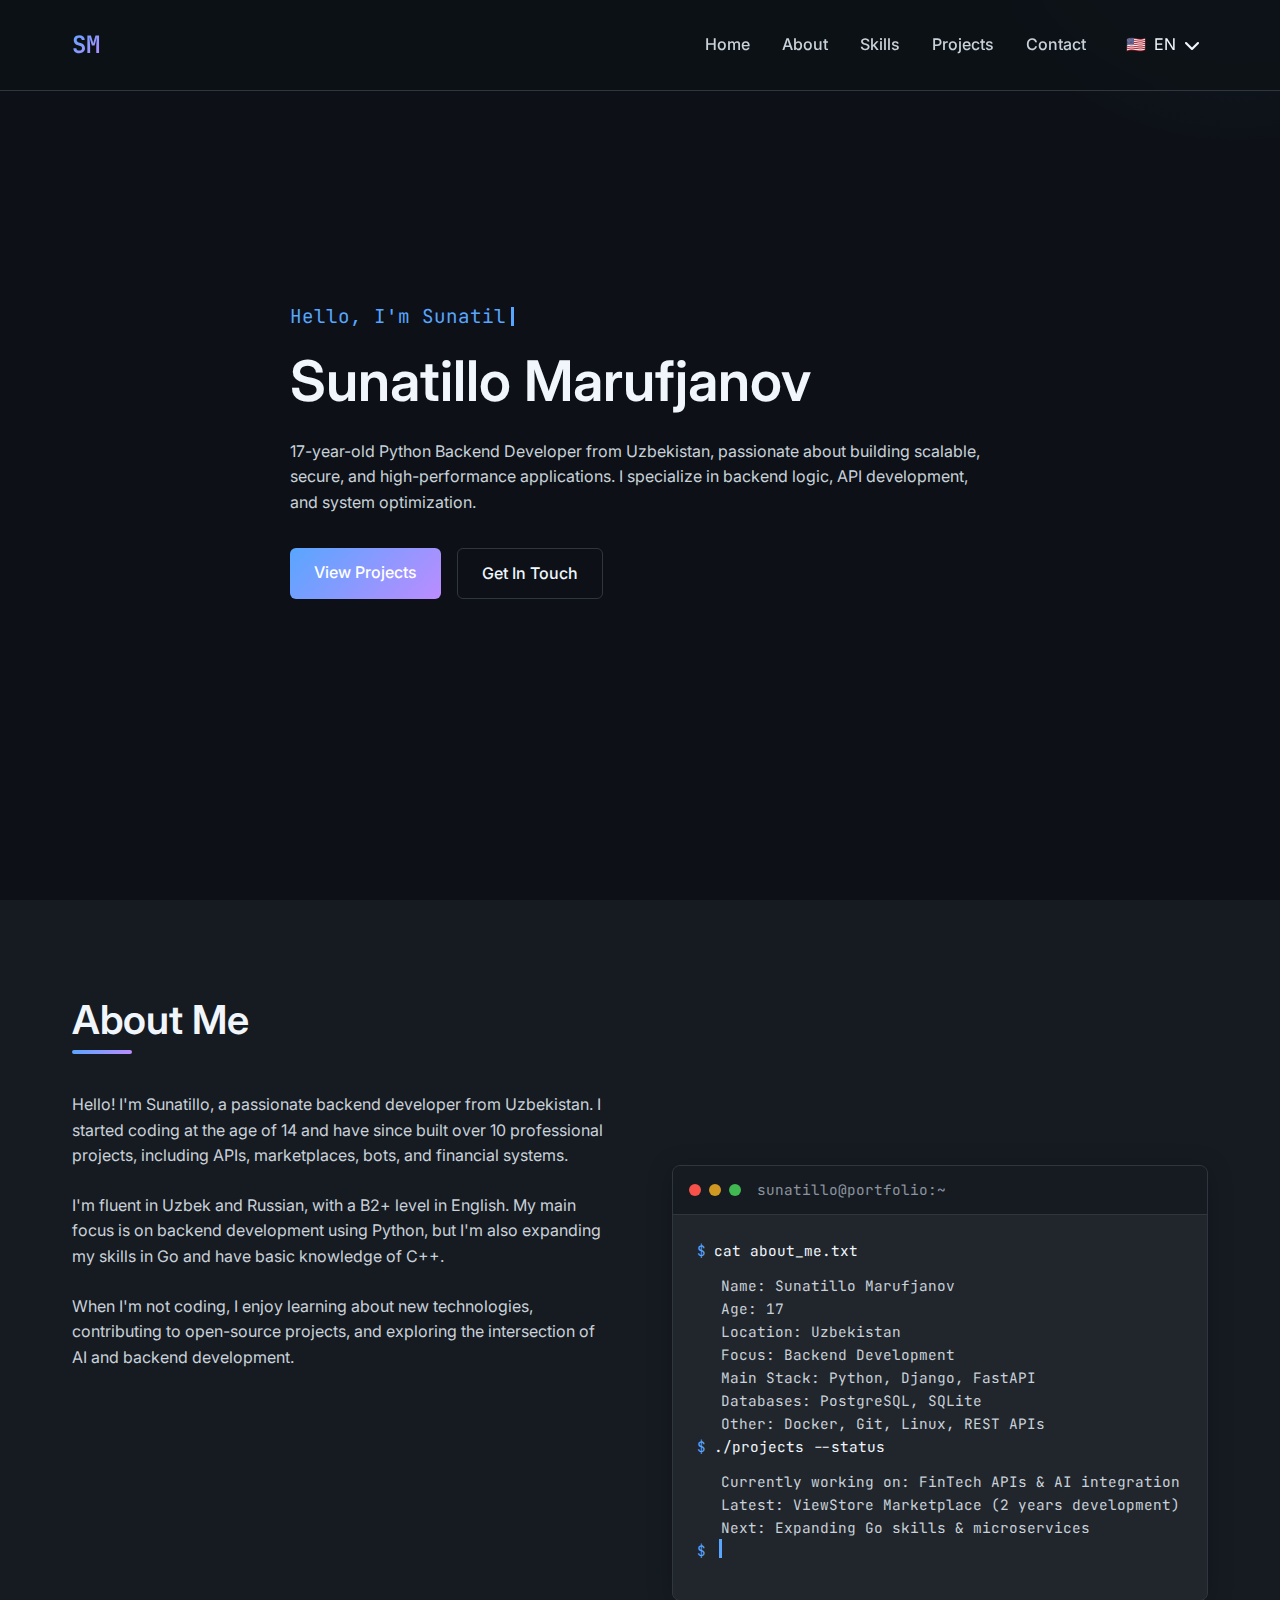
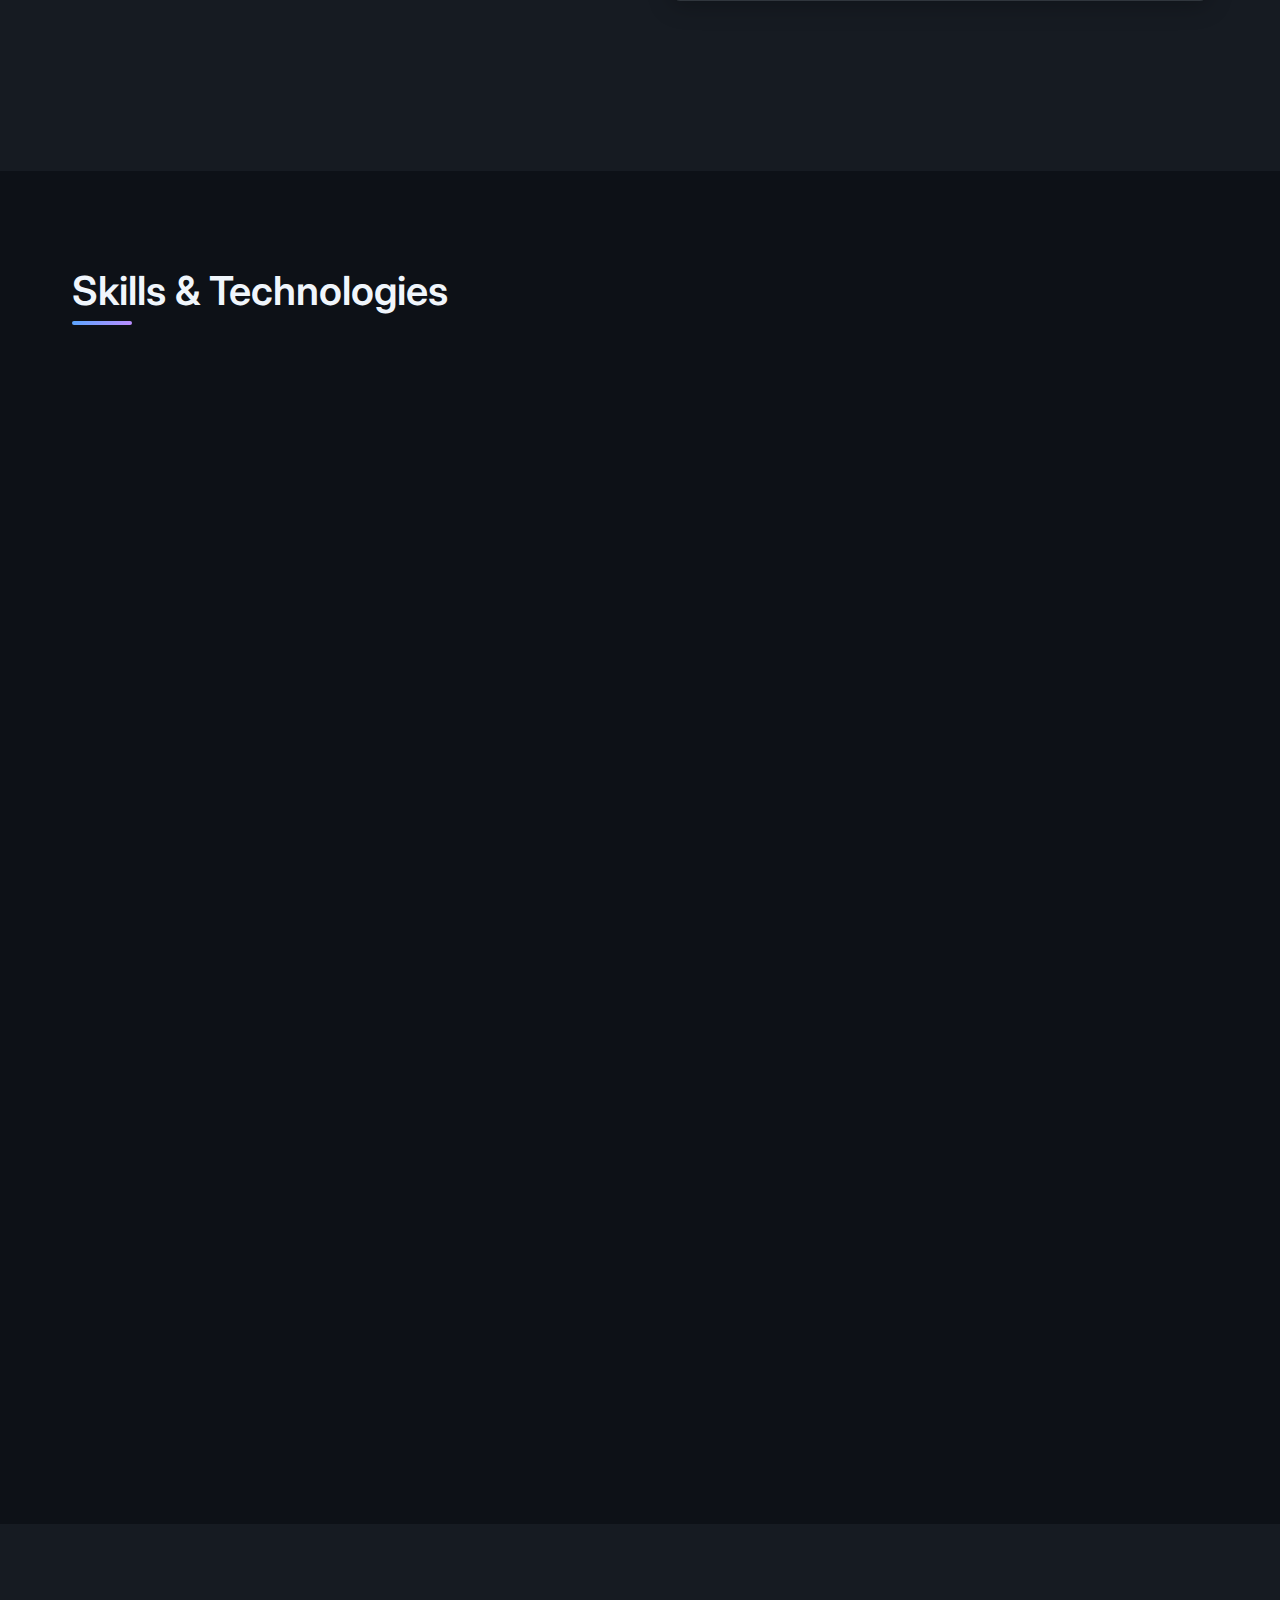
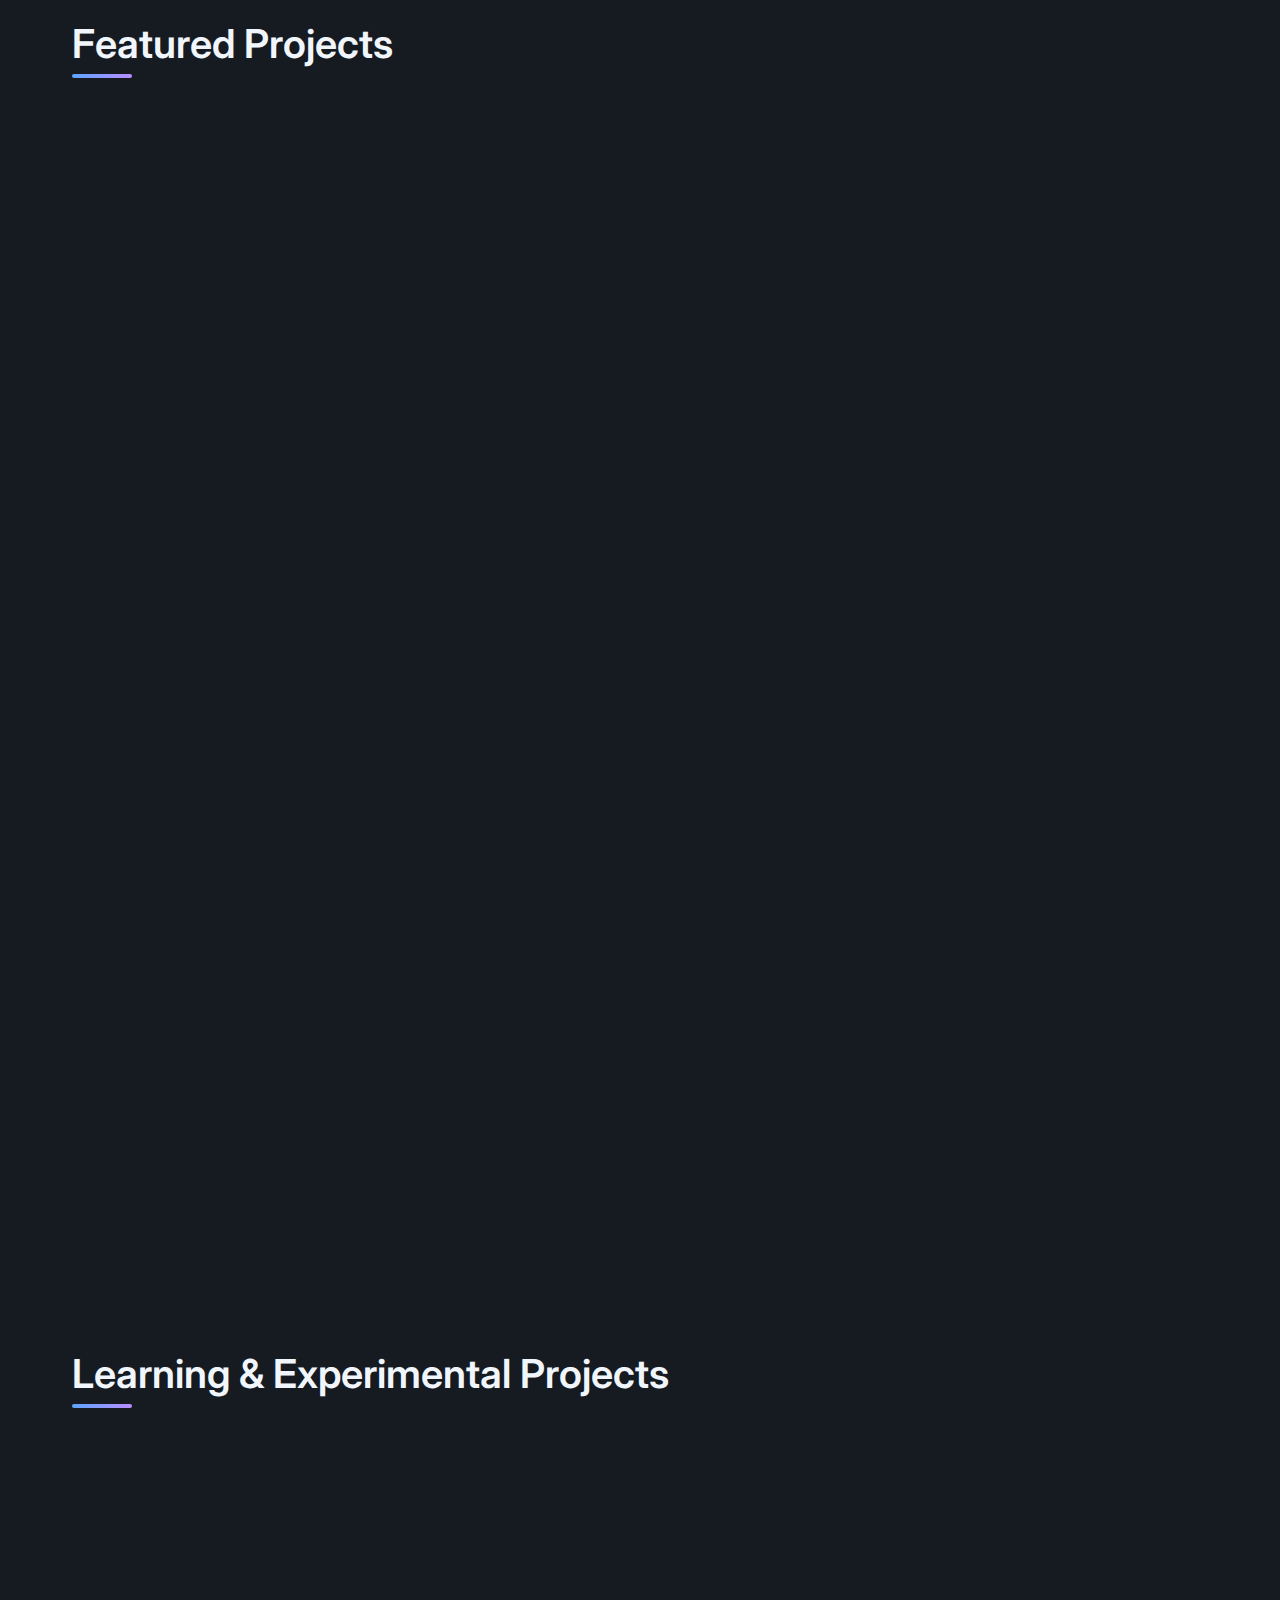
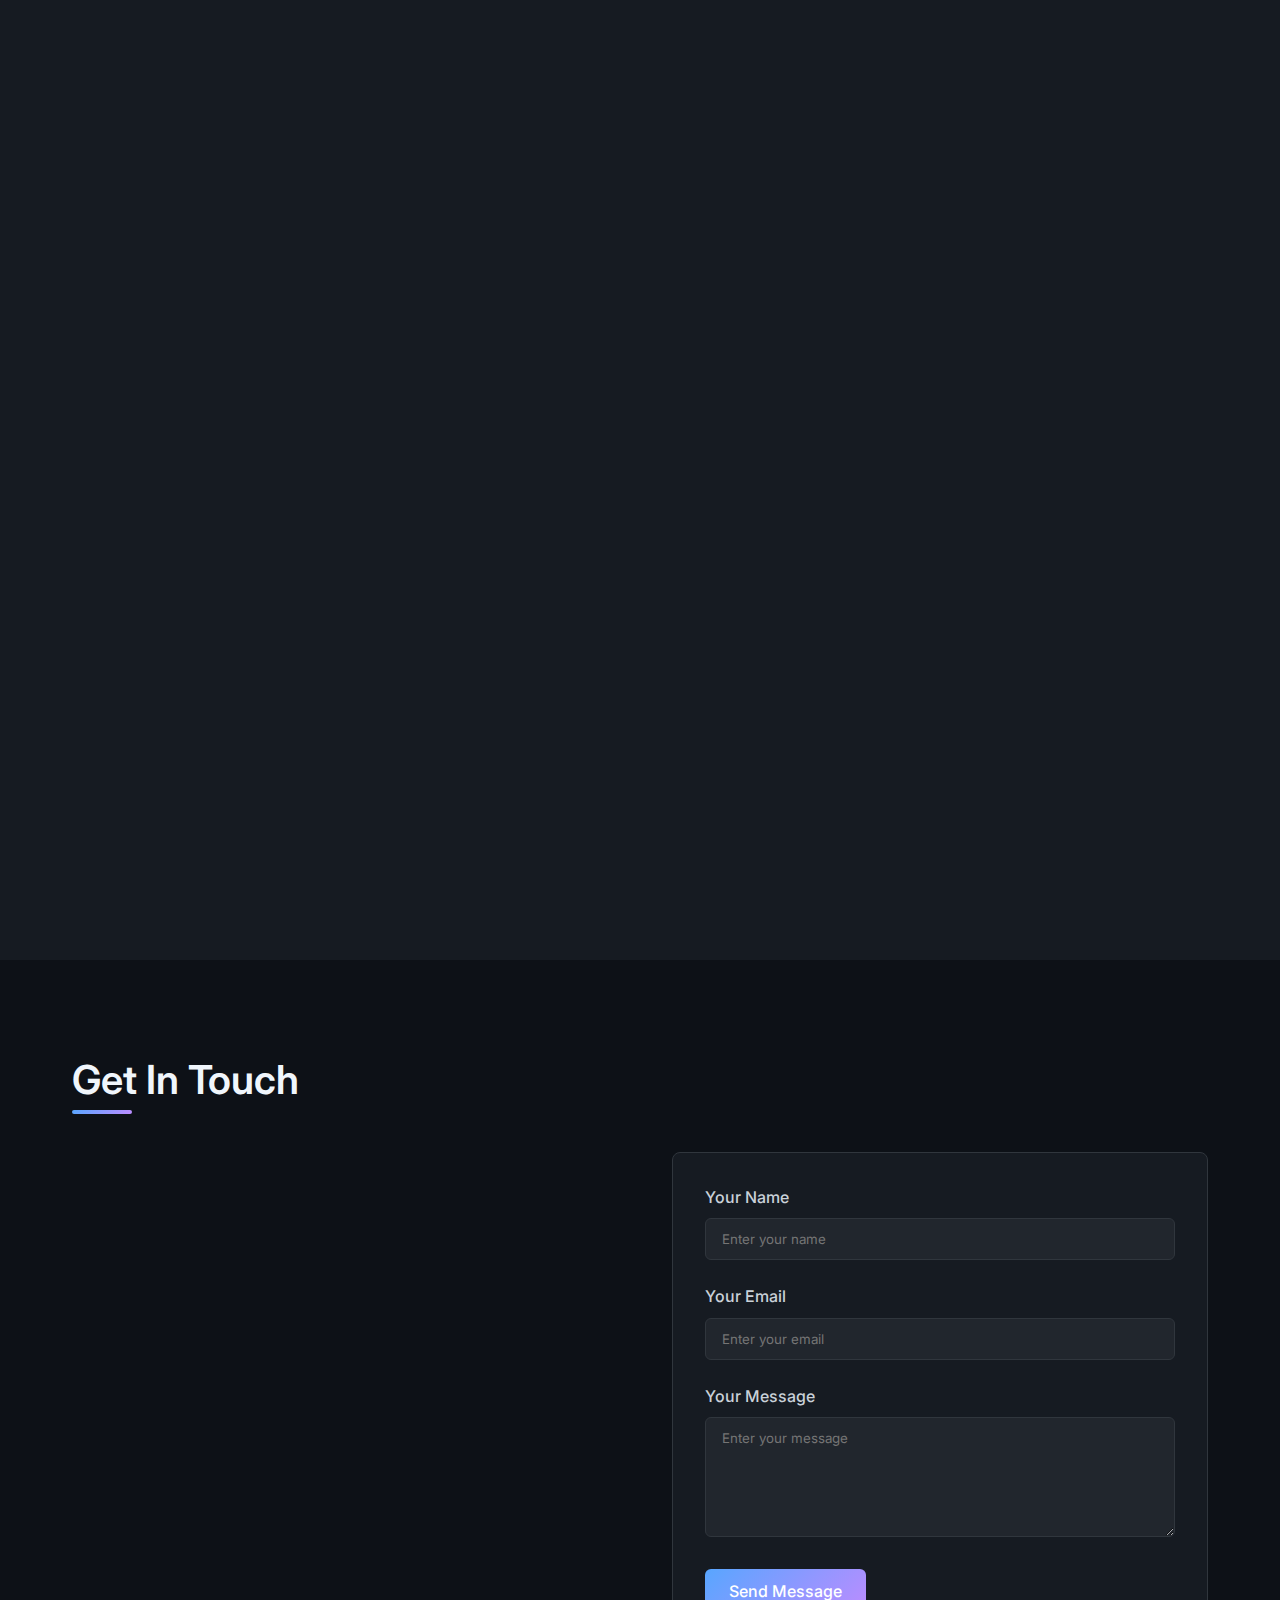
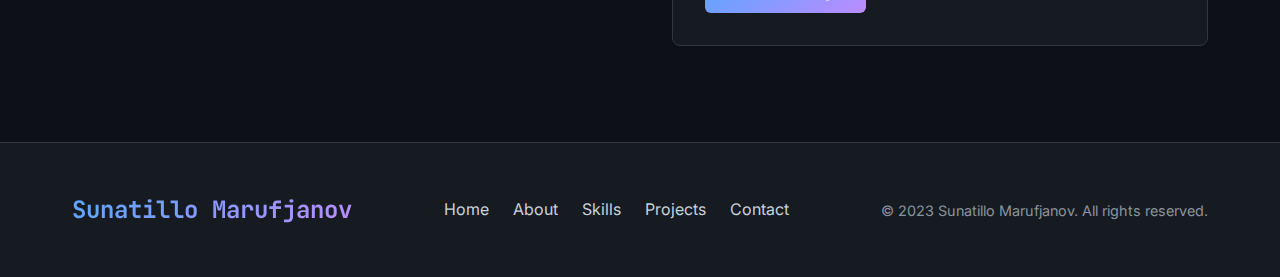
<file: index.html>
<!DOCTYPE html>
<html lang="en">
<head>
    <meta charset="UTF-8">
    <meta name="viewport" content="width=device-width, initial-scale=1.0">
    <title>Sunatillo Marufjanov | Backend Developer</title>
    <link rel="stylesheet" href="https://cdnjs.cloudflare.com/ajax/libs/font-awesome/6.4.0/css/all.min.css">
    <link href="https://fonts.googleapis.com/css2?family=Inter:wght@300;400;500;600;700&family=JetBrains+Mono:wght@300;400;500&display=swap" rel="stylesheet">
    <link rel="stylesheet" href="style.css">
</head>
<body>
<!-- Header & Navigation -->
<header>
    <div class="container">
        <nav>
            <div class="logo">SM</div>
            <ul class="nav-links">
                <li><a href="#home" data-translate="nav.home">Home</a></li>
                <li><a href="#about" data-translate="nav.about">About</a></li>
                <li><a href="#skills" data-translate="nav.skills">Skills</a></li>
                <li><a href="#projects" data-translate="nav.projects">Projects</a></li>
                <li><a href="#contact" data-translate="nav.contact">Contact</a></li>
                <li class="language-switcher">
                    <div class="language-current">
                        <span class="language-flag">🇺🇸</span>
                        <span class="language-code">EN</span>
                        <i class="fas fa-chevron-down"></i>
                    </div>
                    <div class="language-options">
                        <div class="language-option" data-lang="en">
                            <span class="language-flag">🇺🇸</span>
                            <span class="language-name">English</span>
                        </div>
                        <div class="language-option" data-lang="uz">
                            <span class="language-flag">🇺🇿</span>
                            <span class="language-name">O'zbek</span>
                        </div>
                        <div class="language-option" data-lang="ru">
                            <span class="language-flag">🇷🇺</span>
                            <span class="language-name">Русский</span>
                        </div>
                    </div>
                </li>
            </ul>
            <button class="mobile-menu-btn">
                <i class="fas fa-bars"></i>
            </button>
        </nav>
    </div>
</header>

<!-- Hero Section -->
<section id="home" class="hero">
    <div class="container">
        <div class="hero-content">
            <div class="typing-text">
                <span id="typing"></span><span class="cursor"></span>
            </div>
            <h1 data-translate="hero.name">Sunatillo Marufjanov</h1>
            <p data-translate="hero.description">17-year-old Python Backend Developer from Uzbekistan, passionate about
                building scalable, secure, and high-performance applications. I specialize in backend logic, API
                development, and system optimization.</p>
            <div class="hero-btns">
                <a href="#projects" class="btn" data-translate="hero.viewProjects">View Projects</a>
                <a href="#contact" class="btn btn-outline" data-translate="hero.getInTouch">Get In Touch</a>
            </div>
        </div>
    </div>
</section>

<!-- About Section -->
<section id="about" class="about">
    <div class="container">
        <h2 data-translate="about.title">About Me</h2>
        <div class="about-content">
            <div class="about-text">
                <p data-translate="about.text1">Hello! I'm Sunatillo, a passionate backend developer from Uzbekistan. I
                    started coding at the age of 14 and have since built over 10 professional projects, including APIs,
                    marketplaces, bots, and financial systems.</p>
                <p data-translate="about.text2">I'm fluent in Uzbek and Russian, with a B2+ level in English. My main
                    focus is on backend development using Python, but I'm also expanding my skills in Go and have basic
                    knowledge of C++.</p>
                <p data-translate="about.text3">When I'm not coding, I enjoy learning about new technologies,
                    contributing to open-source projects, and exploring the intersection of AI and backend
                    development.</p>
                <div class="about-stats">
                    <div class="stat-item">
                        <div class="stat-number">3+</div>
                        <div class="stat-text" data-translate="about.stats.experience">Years of Experience</div>
                    </div>
                    <div class="stat-item">
                        <div class="stat-number">10+</div>
                        <div class="stat-text" data-translate="about.stats.projects">Projects Completed</div>
                    </div>
                    <div class="stat-item">
                        <div class="stat-number">3</div>
                        <div class="stat-text" data-translate="about.stats.languages">Languages</div>
                    </div>
                    <div class="stat-item">
                        <div class="stat-number">5+</div>
                        <div class="stat-text" data-translate="about.stats.technologies">Technologies</div>
                    </div>
                </div>
            </div>
            <div class="terminal">
                <div class="terminal-header">
                    <div class="terminal-buttons">
                        <div class="terminal-button close"></div>
                        <div class="terminal-button minimize"></div>
                        <div class="terminal-button maximize"></div>
                    </div>
                    <div class="terminal-title">sunatillo@portfolio:~</div>
                </div>
                <div class="terminal-body">
                    <div class="terminal-line">
                        <span class="terminal-prompt">$</span>
                        <span class="terminal-command" data-translate="terminal.command1">cat about_me.txt</span>
                    </div>
                    <div class="terminal-output" data-translate="terminal.output1">
                        Name: Sunatillo Marufjanov<br>
                        Age: 17<br>
                        Location: Uzbekistan<br>
                        Focus: Backend Development<br>
                        Main Stack: Python, Django, FastAPI<br>
                        Databases: PostgreSQL, SQLite<br>
                        Other: Docker, Git, Linux, REST APIs
                    </div>
                    <div class="terminal-line">
                        <span class="terminal-prompt">$</span>
                        <span class="terminal-command" data-translate="terminal.command2">./projects --status</span>
                    </div>
                    <div class="terminal-output" data-translate="terminal.output2">
                        Currently working on: FinTech APIs & AI integration<br>
                        Latest: ViewStore Marketplace (2 years development)<br>
                        Next: Expanding Go skills & microservices
                    </div>
                    <div class="terminal-line">
                        <span class="terminal-prompt">$</span>
                        <span class="terminal-command"><span class="cursor"></span></span>
                    </div>
                </div>
            </div>
        </div>
    </div>
</section>

<!-- Skills Section -->
<section id="skills">
  <div class="container">
    <h2 data-translate="skills.title">Skills & Technologies</h2>
    <div class="skills-grid">

      <!-- Programming Languages -->
      <div class="skill-category">
        <h3><i class="fas fa-code"></i>
          <span data-translate="skills.categories.languages">Programming Languages</span>
        </h3>
        <div class="skill-list">
          <div class="skill-tag">Python (Advanced)</div>
          <div class="skill-tag">Go (Pre-Intermediate)</div>
          <div class="skill-tag">C++ (Basic)</div>
          <div class="skill-tag">JavaScript (Basic)</div>
          <div class="skill-tag">TypeScript (Learning)</div>
          <div class="skill-tag">Shell Scripting (Basic)</div>
        </div>
      </div>

      <!-- Frameworks & Libraries -->
      <div class="skill-category">
        <h3><i class="fas fa-layer-group"></i>
          <span data-translate="skills.categories.frameworks">Frameworks & Libraries</span>
        </h3>
        <div class="skill-list">
          <div class="skill-tag">Django</div>
          <div class="skill-tag">Django REST Framework</div>
          <div class="skill-tag">FastAPI</div>
          <div class="skill-tag">Flask (Basic)</div>
          <div class="skill-tag">Vue.js (Basics)</div>
          <div class="skill-tag">Jinja2</div>
          <div class="skill-tag">Celery</div>
          <div class="skill-tag">Channels (WebSockets)</div>
        </div>
      </div>

      <!-- Databases & Tools -->
      <div class="skill-category">
        <h3><i class="fas fa-database"></i>
          <span data-translate="skills.categories.databases">Databases & Tools</span>
        </h3>
        <div class="skill-list">
          <div class="skill-tag">PostgreSQL</div>
          <div class="skill-tag">SQLite</div>
          <div class="skill-tag">MySQL (Basic)</div>
          <div class="skill-tag">Redis (Caching & Queues)</div>
          <div class="skill-tag">Docker</div>
          <div class="skill-tag">Git & GitHub</div>
          <div class="skill-tag">Linux (Ubuntu, Debian)</div>
          <div class="skill-tag">Nginx</div>
          <div class="skill-tag">Gunicorn</div>
          <div class="skill-tag">CI/CD (GitHub Actions)</div>
          <div class="skill-tag">REST API</div>
          <div class="skill-tag">OpenAPI / Swagger</div>
          <div class="skill-tag">JWT Auth</div>
        </div>
      </div>

      <!-- Backend Concepts -->
      <div class="skill-category">
        <h3><i class="fas fa-cogs"></i> Backend Concepts</h3>
        <div class="skill-list">
          <div class="skill-tag">OOP (Object-Oriented Programming)</div>
          <div class="skill-tag">Data Structures & Algorithms</div>
          <div class="skill-tag">Async Programming (asyncio, aiohttp)</div>
          <div class="skill-tag">Error Handling & Logging</div>
          <div class="skill-tag">Unit Testing (pytest)</div>
          <div class="skill-tag">Caching & Optimization</div>
          <div class="skill-tag">Background Tasks (Celery, Threads)</div>
          <div class="skill-tag">File Handling (images, subtitles, text)</div>
        </div>
      </div>

      <!-- Specializations -->
      <div class="skill-category">
        <h3><i class="fas fa-robot"></i>
          <span data-translate="skills.categories.specializations">Specializations</span>
        </h3>
        <div class="skill-list">
          <div class="skill-tag" data-translate="skills.specializations.backend">Backend Development</div>
          <div class="skill-tag" data-translate="skills.specializations.api">API Design & Architecture</div>
          <div class="skill-tag" data-translate="skills.specializations.telegram">Telegram Bot Development</div>
          <div class="skill-tag" data-translate="skills.specializations.ai">AI Integration</div>
          <div class="skill-tag" data-translate="skills.specializations.payments">Payment Systems Integration</div>
          <div class="skill-tag" data-translate="skills.specializations.security">Security & Authentication</div>
          <div class="skill-tag">Microservices (Basic)</div>
          <div class="skill-tag">Web Automation & Parsing</div>
          <div class="skill-tag">System Deployment & Maintenance</div>
        </div>
      </div>

      <!-- Currently Exploring -->
      <div class="skill-category">
        <h3><i class="fas fa-flask"></i> Currently Exploring</h3>
        <div class="skill-list">
          <div class="skill-tag">Machine Learning (scikit-learn Basics)</div>
          <div class="skill-tag">Cloud Deployment (AWS, Render, DigitalOcean)</div>
          <div class="skill-tag">GraphQL (Basics)</div>
        </div>
      </div>

    </div>
  </div>
</section>


<!-- Projects Section -->
<section id="projects" class="projects">
    <div class="container">
        <h2 data-translate="projects.title">Featured Projects</h2>
        <div class="projects-grid">
            <!-- Project 1 -->
            <div class="project-card">
                <div class="project-image">
                    <i class="fas fa-wallet"></i>
                </div>
                <div class="project-content">
                    <h3 class="project-title">FinTech DRF API M-BANK</h3>
                    <p class="project-description" data-translate="projects.project1.description">A comprehensive
                        banking/wallet system API built with Django REST Framework, featuring JWT authentication,
                        transaction processing, and user account management.</p>
                    <div class="project-tech">
                        <span class="tech-tag">Python</span>
                        <span class="tech-tag">Django</span>
                        <span class="tech-tag">DRF</span>
                        <span class="tech-tag">PostgreSQL</span>
                        <span class="tech-tag">JWT</span>
                    </div>
                    <div class="project-links">
                        <a href="https://github.com/Sunatillo2024/FinTech_DRF_API_M_BANK" class="btn btn-outline"
                           data-translate="projects.viewCode">View Code</a>
                    </div>
                </div>
            </div>

            <!-- Project 2 -->
            <div class="project-card">
                <div class="project-image">
                    <i class="fas fa-robot"></i>
                </div>
                <div class="project-content">
                    <h3 class="project-title">Mobile Shop Telegram Bot</h3>
                    <p class="project-description" data-translate="projects.project2.description">A feature-rich
                        Telegram bot for an online mobile shop with cart functionality, payment integration, and admin
                        panel for inventory management.</p>
                    <div class="project-tech">
                        <span class="tech-tag">Python</span>
                        <span class="tech-tag">Telegram API</span>
                        <span class="tech-tag">Payment Gateway</span>
                    </div>
                    <div class="project-links">
                        <a href="https://github.com/Sunatillo2024/mobile_shop_tg_bot" class="btn btn-outline"
                           data-translate="projects.viewCode">View Code</a>
                    </div>
                </div>
            </div>

            <!-- Project 3 -->
            <div class="project-card">
                <div class="project-image">
                    <i class="fas fa-store"></i>
                </div>
                <div class="project-content">
                    <h3 class="project-title">ViewStore Marketplace</h3>
                    <p class="project-description" data-translate="projects.project3.description">A full-scale online
                        marketplace with product listings, order management, user authentication, and admin panel.
                        Developed over 2 years.</p>
                    <div class="project-tech">
                        <span class="tech-tag">Python</span>
                        <span class="tech-tag">Django</span>
                        <span class="tech-tag">PostgreSQL</span>
                        <span class="tech-tag">Vue.js</span>
                    </div>
                    <div class="project-links">
                        <a href="#" class="btn btn-outline" data-translate="projects.private">Private</a>
                    </div>
                </div>
            </div>

            <!-- Project 4 -->
            <div class="project-card">
                <div class="project-image">
                    <i class="fas fa-sticky-note"></i>
                </div>
                <div class="project-content">
                    <h3 class="project-title">Django DRF API Notes</h3>
                    <p class="project-description" data-translate="projects.project4.description">A notes API with full
                        CRUD operations, user authentication, and permission system built with Django REST
                        Framework.</p>
                    <div class="project-tech">
                        <span class="tech-tag">Python</span>
                        <span class="tech-tag">Django</span>
                        <span class="tech-tag">DRF</span>
                        <span class="tech-tag">SQLite</span>
                    </div>
                    <div class="project-links">
                        <a href="https://github.com/Sunatillo2024/django_drf_api_note" class="btn btn-outline"
                           data-translate="projects.viewCode">View Code</a>
                    </div>
                </div>
            </div>

            <!-- Project 5 -->
            <div class="project-card">
                <div class="project-image">
                    <i class="fas fa-newspaper"></i>
                </div>
                <div class="project-content">
                    <h3 class="project-title">App News DRF API</h3>
                    <p class="project-description" data-translate="projects.project5.description">A fullstack API
                        project for a news application with user authentication, article management, and commenting
                        system.</p>
                    <div class="project-tech">
                        <span class="tech-tag">Python</span>
                        <span class="tech-tag">Django</span>
                        <span class="tech-tag">DRF</span>
                        <span class="tech-tag">PostgreSQL</span>
                    </div>
                    <div class="project-links">
                        <a href="https://github.com/Sunatillo2024/app-news_drf_api" class="btn btn-outline"
                           data-translate="projects.viewCode">View Code</a>
                    </div>
                </div>
            </div>

            <!-- Project 6 -->
            <div class="project-card">
                <div class="project-image">
                    <i class="fas fa-bolt"></i>
                </div>
                <div class="project-content">
                    <h3 class="project-title">FastAPI CRUD App</h3>
                    <p class="project-description" data-translate="projects.project6.description">A high-performance
                        CRUD application built with FastAPI, showcasing modern Python async capabilities and API
                        documentation.</p>
                    <div class="project-tech">
                        <span class="tech-tag">Python</span>
                        <span class="tech-tag">FastAPI</span>
                        <span class="tech-tag">SQLite</span>
                        <span class="tech-tag">Pydantic</span>
                    </div>
                    <div class="project-links">
                        <a href="https://github.com/Sunatillo2024/FastAPI_APP_crud" class="btn btn-outline"
                           data-translate="projects.viewCode">View Code</a>
                    </div>
                </div>
            </div>
        </div>
    </div>
</section>

<!-- Learning & Experimental Projects Section -->
<section id="learning-projects" class="projects">
    <div class="container">
        <h2>Learning & Experimental Projects</h2>
        <div class="projects-grid">

            <!-- Project 1 -->
            <div class="project-card">
                <div class="project-image">
                    <i class="fas fa-shopping-cart"></i>
                </div>
                <div class="project-content">
                    <h3 class="project-title">Beagle (Go E-commerce API)</h3>
                    <p class="project-description">
                        Experimental online store backend built with the Go language and Beego framework.
                        Features RESTful APIs for managing products, users, and orders.
                    </p>
                    <div class="project-tech">
                        <span class="tech-tag">Go</span>
                        <span class="tech-tag">Beego</span>
                        <span class="tech-tag">REST API</span>
                    </div>
                    <div class="project-links">
                        <a href="#" class="btn btn-outline">Private Code</a>
                    </div>
                </div>
            </div>

            <!-- Project 2 -->
            <div class="project-card">
                <div class="project-image">
                    <i class="fas fa-globe"></i>
                </div>
                <div class="project-content">
                    <h3 class="project-title">MkaslMarket</h3>
                    <p class="project-description">
                        A Django-based international marketplace connecting APIs from different countries.
                        The project demonstrates API integration, data synchronization, and deployment.
                    </p>
                    <div class="project-tech">
                        <span class="tech-tag">Python</span>
                        <span class="tech-tag">Django</span>
                        <span class="tech-tag">API</span>
                        <span class="tech-tag">DevOps</span>
                    </div>
                    <div class="project-links">
                        <a href="https://github.com/Sunatillo2024/MkaslMarket" class="btn btn-outline">View Code</a>
                    </div>
                </div>
            </div>

            <!-- Project 3 -->
            <div class="project-card">
                <div class="project-image">
                    <i class="fas fa-video"></i>
                </div>
                <div class="project-content">
                    <h3 class="project-title">Saving Instagram & YouTube Video Details</h3>
                    <p class="project-description">
                        A Python & Go project that saves image, text, and subtitle details from Instagram and YouTube videos.
                        Includes API creation for web integration.
                    </p>
                    <div class="project-tech">
                        <span class="tech-tag">Python</span>
                        <span class="tech-tag">Go</span>
                        <span class="tech-tag">API</span>
                    </div>
                    <div class="project-links">
                        <a href="https://github.com/Sunatillo2024/mediavault" class="btn btn-outline">View Code</a>
                    </div>
                </div>
            </div>

            <!-- Project 4 -->
            <div class="project-card">
                <div class="project-image">
                    <i class="fas fa-film"></i>
                </div>
                <div class="project-content">
                    <h3 class="project-title">Movie API (First Version)</h3>
                    <p class="project-description">
                        A simple Django REST API for managing movie content, including genres, ratings, and user profiles.
                        Built as an early-stage learning project.
                    </p>
                    <div class="project-tech">
                        <span class="tech-tag">Python</span>
                        <span class="tech-tag">Django</span>
                        <span class="tech-tag">DRF</span>
                    </div>
                    <div class="project-links">
                        <a href="https://github.com/Sunatillo2024/Movie_API_DRF/tree/main" class="btn btn-outline">View Code</a>
                    </div>
                </div>
            </div>

            <!-- Project 5 -->
            <div class="project-card">
                <div class="project-image">
                    <i class="fas fa-graduation-cap"></i>
                </div>
                <div class="project-content">
                    <h3 class="project-title">LevelUp (Learning Platform)</h3>
                    <p class="project-description">
                        A learning management system built with Django, allowing users to take courses and track progress.
                        Focused on backend structure and user data analytics.
                    </p>
                    <div class="project-tech">
                        <span class="tech-tag">Python</span>
                        <span class="tech-tag">Django</span>
                        <span class="tech-tag">PostgreSQL</span>
                    </div>
                    <div class="project-links">
                        <a href="https://github.com/Sunatillo2024/LevelUp" class="btn btn-outline">View Code</a>
                    </div>
                </div>
            </div>

        </div>
    </div>
</section>

<!-- Contact Section -->
<section id="contact">
    <div class="container">
        <h2 data-translate="contact.title">Get In Touch</h2>
        <div class="contact-content">
            <div class="contact-info">
                <a href="https://t.me/jinga_1" target="_blank" class="contact-item">
                    <div class="contact-icon">
                        <i class="fab fa-telegram"></i>
                    </div>
                    <div class="contact-details">
                        <h3 data-translate="contact.telegram">Telegram</h3>
                        <p>@jinga_1</p>
                    </div>
                </a>
                <a href="mailto:sunatlohgafur1214@gmail.com" class="contact-item">
                    <div class="contact-icon">
                        <i class="fas fa-envelope"></i>
                    </div>
                    <div class="contact-details">
                        <h3 data-translate="contact.email">Email</h3>
                        <p>sunatlohgafur1214@gmail.com</p>
                    </div>
                </a>
                <a href="tel:+998880147646" class="contact-item">
                    <div class="contact-icon">
                        <i class="fas fa-phone"></i>
                    </div>
                    <div class="contact-details">
                        <h3 data-translate="contact.phone">Phone</h3>
                        <p>+998880147646</p>
                    </div>
                </a>
                <a href="https://instagram.com/m.tillo__" target="_blank" class="contact-item">
                    <div class="contact-icon">
                        <i class="fab fa-instagram"></i>
                    </div>
                    <div class="contact-details">
                        <h3 data-translate="contact.instagram">Instagram</h3>
                        <p>m.tillo__</p>
                    </div>
                </a>
            </div>

            <!-- Contact form would go here -->
            <div class="contact-form">
                <form id="contactForm">
                    <div class="form-group">
                        <label for="name" data-translate="contact.form.name">Your Name</label>
                        <input type="text" id="name" class="form-control" placeholder=""
                               data-translate-placeholder="contact.form.namePlaceholder">
                    </div>
                    <div class="form-group">
                        <label for="email" data-translate="contact.form.email">Your Email</label>
                        <input type="email" id="email" class="form-control" placeholder=""
                               data-translate-placeholder="contact.form.emailPlaceholder">
                    </div>
                    <div class="form-group">
                        <label for="message" data-translate="contact.form.message">Your Message</label>
                        <textarea id="message" class="form-control" placeholder=""
                                  data-translate-placeholder="contact.form.messagePlaceholder"></textarea>
                    </div>
                    <button type="submit" class="btn" data-translate="contact.form.send">Send Message</button>
                </form>
            </div>
        </div>
    </div>
</section>

<!-- Footer -->
<footer>
    <div class="container">
        <div class="footer-content">
            <div class="logo">Sunatillo Marufjanov</div>
            <div class="footer-links">
                <a href="#home" data-translate="nav.home">Home</a>
                <a href="#about" data-translate="nav.about">About</a>
                <a href="#skills" data-translate="nav.skills">Skills</a>
                <a href="#projects" data-translate="nav.projects">Projects</a>
                <a href="#contact" data-translate="nav.contact">Contact</a>
            </div>
            <div class="copyright" data-translate="footer.copyright">
                &copy; 2023 Sunatillo Marufjanov. All rights reserved.
            </div>
        </div>
    </div>
</footer>

<script src="script.js"></script>
</body>
</html>
</file>
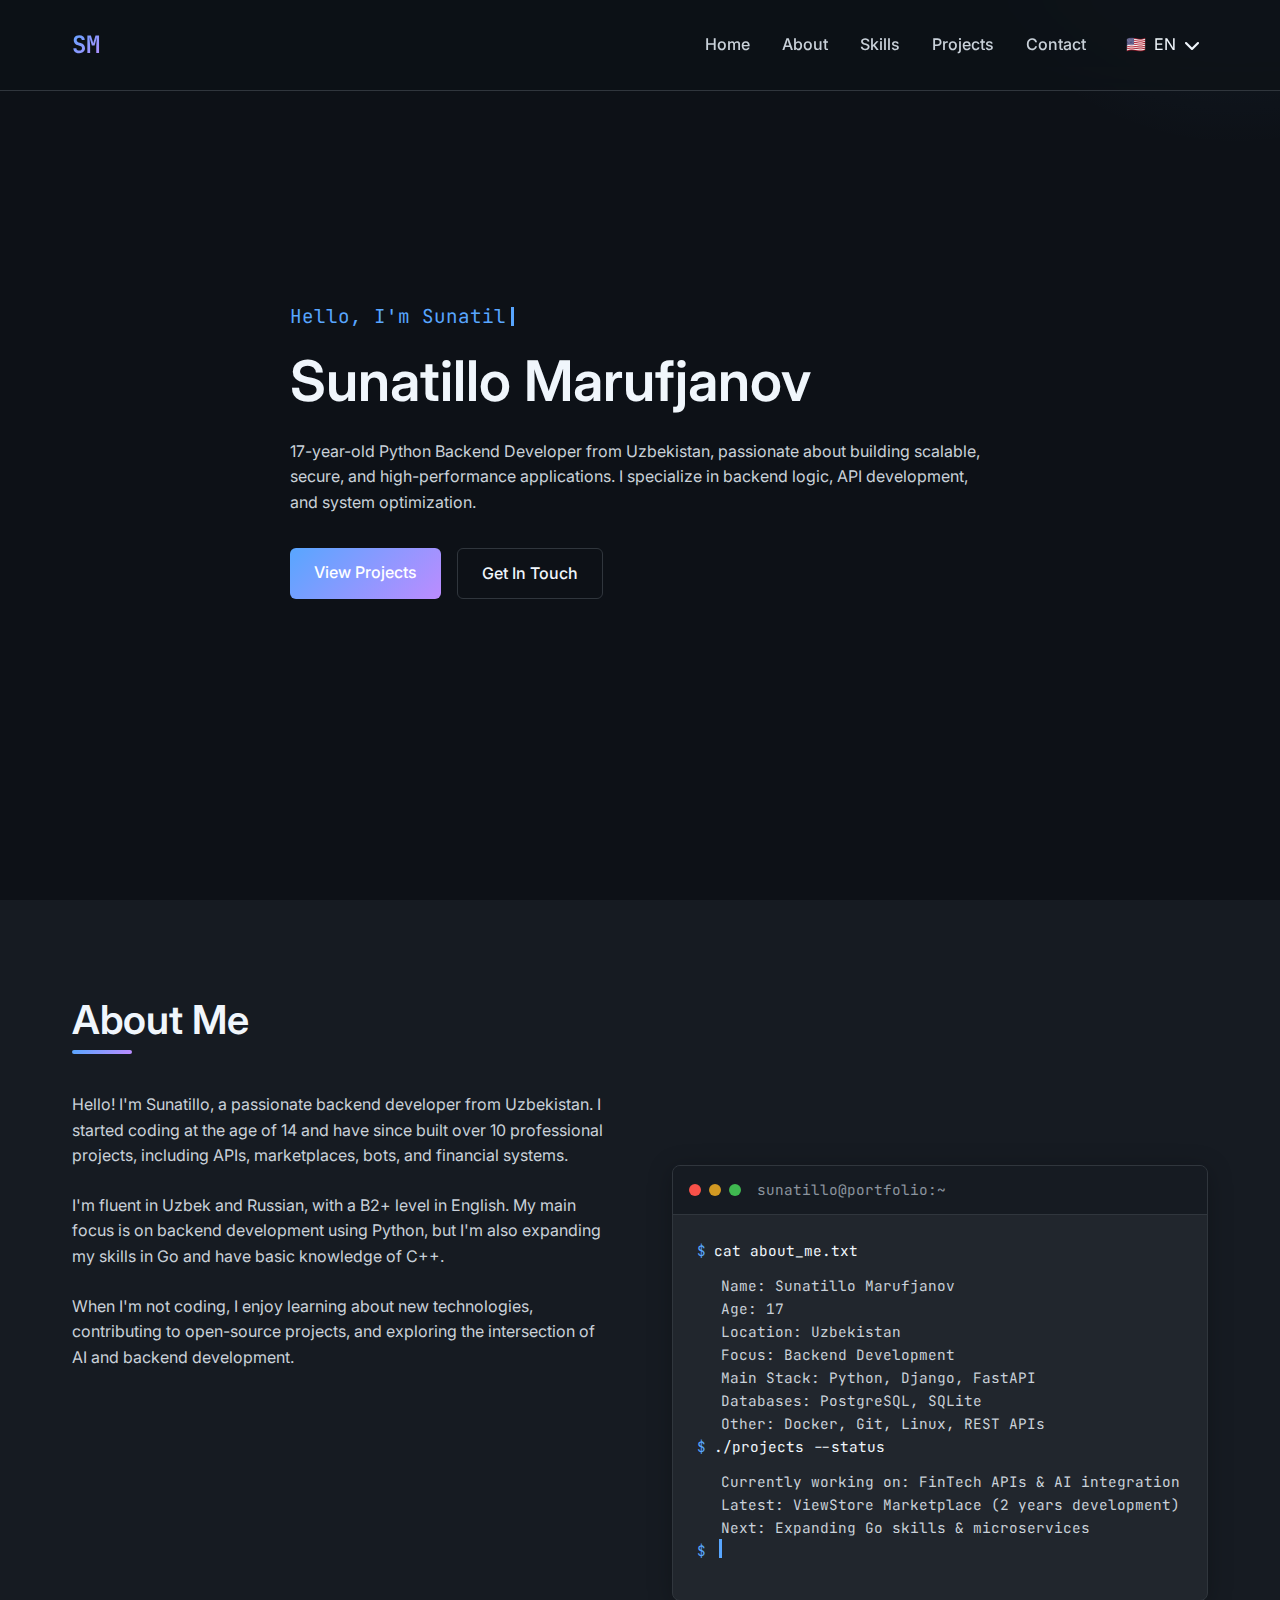
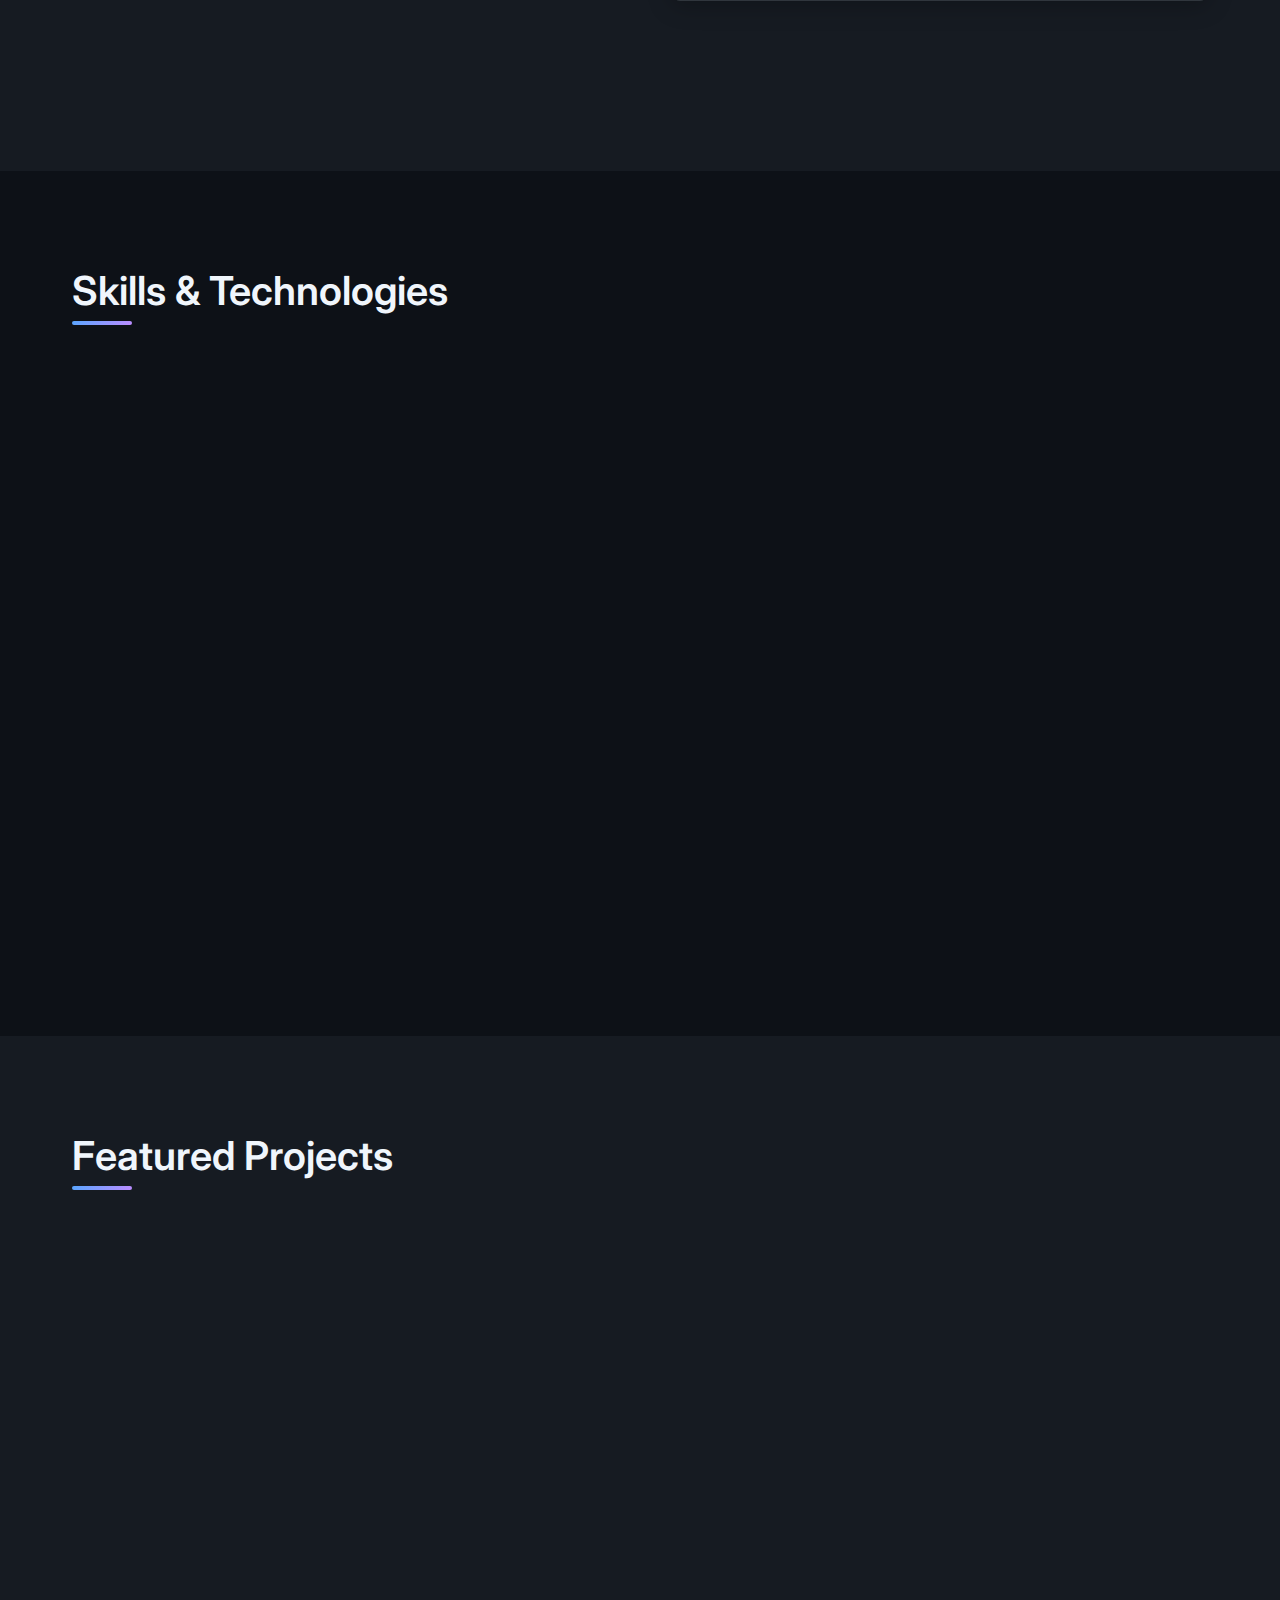
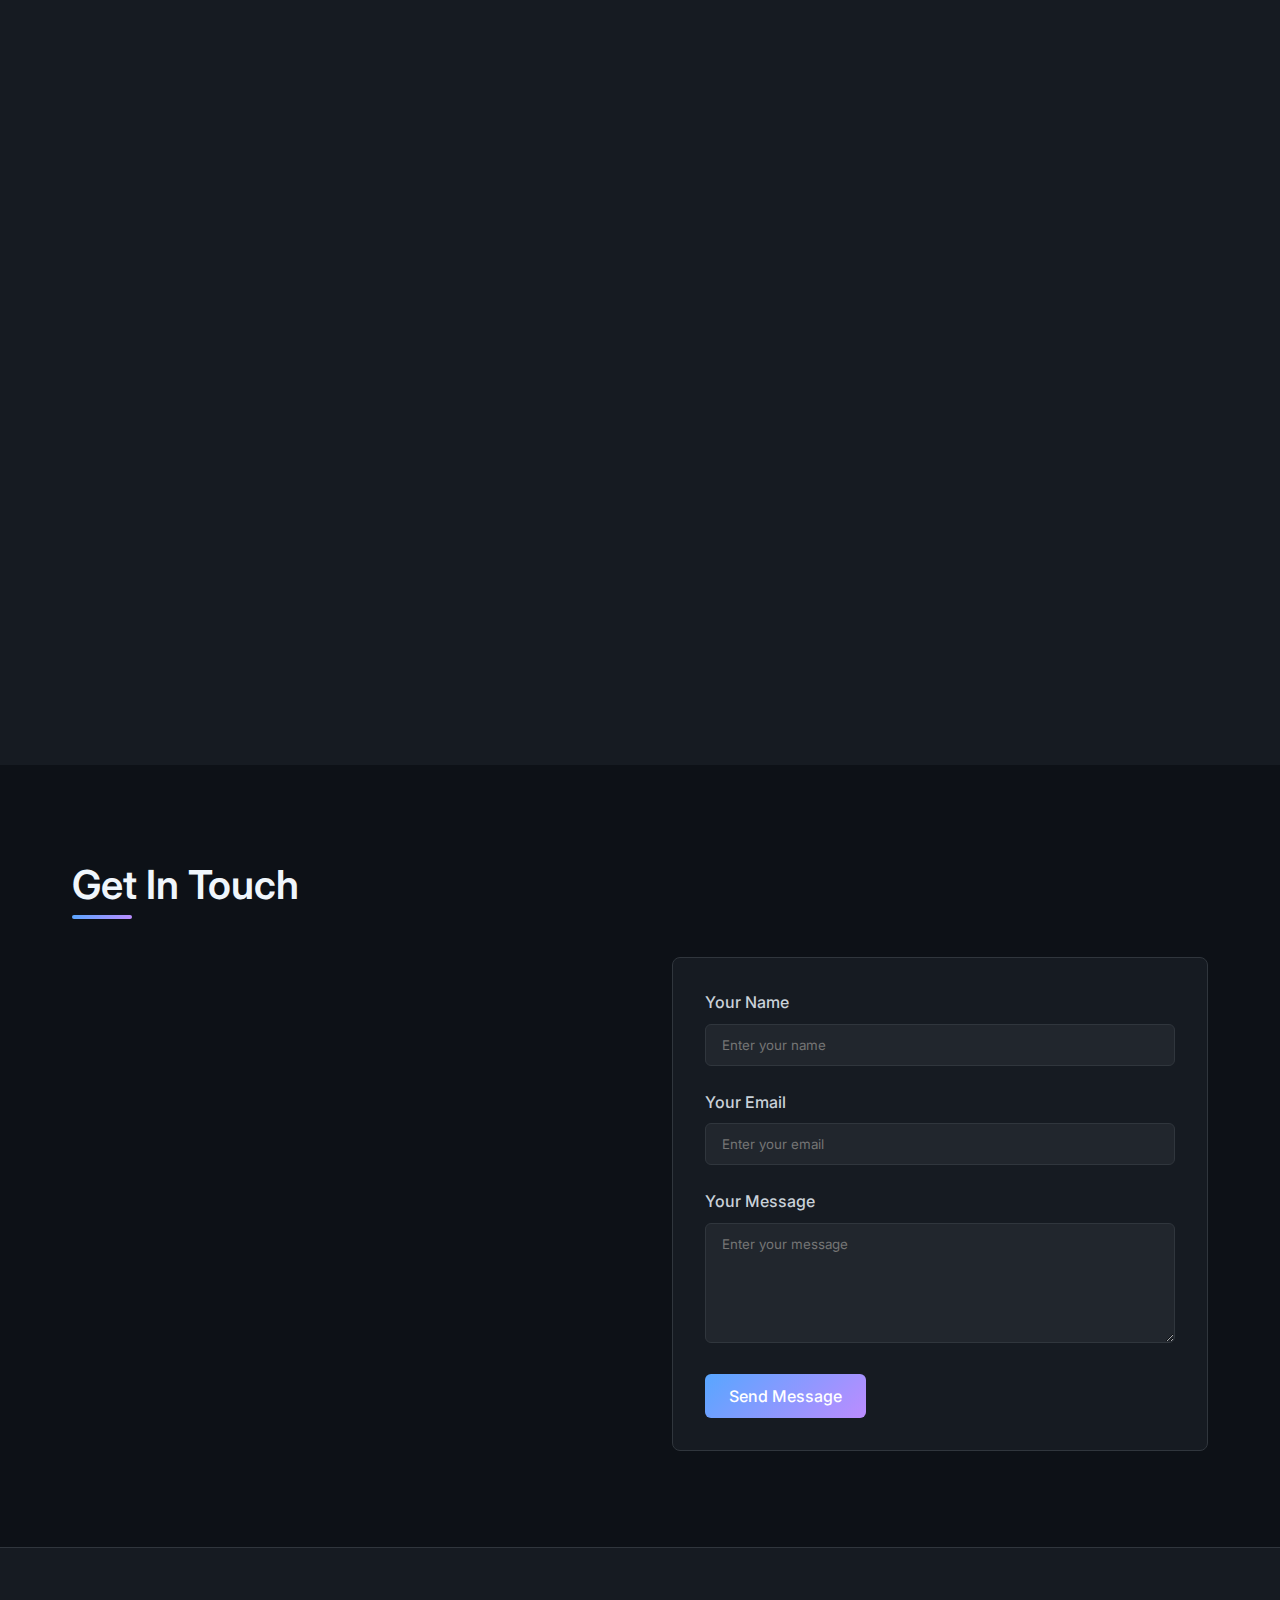
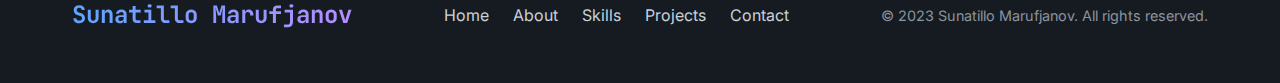
<file: main.html>
<!DOCTYPE html>
<html lang="en">
<head>
    <meta charset="UTF-8">
    <meta name="viewport" content="width=device-width, initial-scale=1.0">
    <title>Sunatillo Marufjanov | Backend Developer</title>
    <link rel="stylesheet" href="https://cdnjs.cloudflare.com/ajax/libs/font-awesome/6.4.0/css/all.min.css">
    <link href="https://fonts.googleapis.com/css2?family=Inter:wght@300;400;500;600;700&family=JetBrains+Mono:wght@300;400;500&display=swap"
          rel="stylesheet">
    <style>
        :root {
            --bg-primary: #0d1117;
            --bg-secondary: #161b22;
            --bg-tertiary: #21262d;
            --text-primary: #f0f6fc;
            --text-secondary: #c9d1d9;
            --text-tertiary: #8b949e;
            --accent-primary: #58a6ff;
            --accent-secondary: #bc8cff;
            --border-color: #30363d;
            --success: #3fb950;
            --warning: #d29922;
            --error: #f85149;
            --gradient: linear-gradient(135deg, var(--accent-primary), var(--accent-secondary));
            --gradient-hover: linear-gradient(135deg, #6ab4ff, #c9a5ff);
            --card-shadow: 0 4px 24px rgba(0, 0, 0, 0.25);
            --transition: all 0.3s cubic-bezier(0.25, 0.46, 0.45, 0.94);
        }

        * {
            margin: 0;
            padding: 0;
            box-sizing: border-box;
        }

        html {
            scroll-behavior: smooth;
        }

        body {
            font-family: 'Inter', sans-serif;
            background-color: var(--bg-primary);
            color: var(--text-primary);
            line-height: 1.6;
            overflow-x: hidden;
        }

        .container {
            max-width: 1200px;
            margin: 0 auto;
            padding: 0 2rem;
        }

        section {
            padding: 6rem 0;
        }

        h1, h2, h3, h4 {
            font-weight: 600;
            line-height: 1.2;
        }

        h1 {
            font-size: 3.5rem;
            margin-bottom: 1.5rem;
        }

        h2 {
            font-size: 2.5rem;
            margin-bottom: 3rem;
            position: relative;
            display: inline-block;
        }

        h2::after {
            content: '';
            position: absolute;
            left: 0;
            bottom: -10px;
            width: 60px;
            height: 4px;
            background: var(--gradient);
            border-radius: 2px;
        }

        h3 {
            font-size: 1.5rem;
            margin-bottom: 1rem;
        }

        p {
            color: var(--text-secondary);
            margin-bottom: 1.5rem;
        }

        a {
            color: var(--accent-primary);
            text-decoration: none;
            transition: var(--transition);
        }

        a:hover {
            color: var(--accent-secondary);
        }

        .btn {
            display: inline-block;
            padding: 0.75rem 1.5rem;
            background: var(--gradient);
            color: white;
            border-radius: 6px;
            font-weight: 500;
            transition: var(--transition);
            border: none;
            cursor: pointer;
            font-family: inherit;
            font-size: 1rem;
        }

        .btn:hover {
            background: var(--gradient-hover);
            transform: translateY(-2px);
            box-shadow: 0 10px 20px rgba(88, 166, 255, 0.2);
        }

        .btn-outline {
            background: transparent;
            border: 1px solid var(--border-color);
            color: var(--text-primary);
        }

        .btn-outline:hover {
            background: var(--bg-tertiary);
            transform: translateY(-2px);
            box-shadow: 0 10px 20px rgba(0, 0, 0, 0.2);
        }

        /* Header & Navigation */
        header {
            position: fixed;
            top: 0;
            width: 100%;
            z-index: 1000;
            background: rgba(13, 17, 23, 0.8);
            backdrop-filter: blur(10px);
            border-bottom: 1px solid var(--border-color);
        }

        nav {
            display: flex;
            justify-content: space-between;
            align-items: center;
            padding: 1.5rem 0;
        }

        .logo {
            font-family: 'JetBrains Mono', monospace;
            font-weight: 700;
            font-size: 1.5rem;
            background: var(--gradient);
            -webkit-background-clip: text;
            -webkit-text-fill-color: transparent;
        }

        .nav-links {
            display: flex;
            list-style: none;
            gap: 2rem;
            align-items: center;
        }

        .nav-links a {
            color: var(--text-secondary);
            font-weight: 500;
            position: relative;
        }

        .nav-links a::after {
            content: '';
            position: absolute;
            left: 0;
            bottom: -5px;
            width: 0;
            height: 2px;
            background: var(--gradient);
            transition: var(--transition);
        }

        .nav-links a:hover {
            color: var(--text-primary);
        }

        .nav-links a:hover::after {
            width: 100%;
        }

        .language-switcher {
            position: relative;
            display: flex;
            align-items: center;
            cursor: pointer;
        }

        .language-current {
            display: flex;
            align-items: center;
            gap: 0.5rem;
            padding: 0.5rem;
            border-radius: 6px;
            transition: var(--transition);
        }

        .language-current:hover {
            background: var(--bg-tertiary);
        }

        .language-options {
            position: absolute;
            top: 100%;
            right: 0;
            background: var(--bg-secondary);
            border: 1px solid var(--border-color);
            border-radius: 6px;
            padding: 0.5rem;
            margin-top: 0.5rem;
            display: none;
            flex-direction: column;
            min-width: 120px;
            box-shadow: var(--card-shadow);
        }

        .language-options.active {
            display: flex;
        }

        .language-option {
            padding: 0.5rem 1rem;
            border-radius: 4px;
            transition: var(--transition);
            display: flex;
            align-items: center;
            gap: 0.5rem;
        }

        .language-option:hover {
            background: var(--bg-tertiary);
        }

        .language-option.active {
            background: var(--accent-primary);
            color: white;
        }

        .mobile-menu-btn {
            display: none;
            background: none;
            border: none;
            color: var(--text-primary);
            font-size: 1.5rem;
            cursor: pointer;
        }

        /* Hero Section */
        .hero {
            min-height: 100vh;
            display: flex;
            align-items: center;
            position: relative;
            overflow: hidden;
        }

        .hero::before {
            content: '';
            position: absolute;
            top: -50%;
            right: -20%;
            width: 600px;
            height: 600px;
            background: radial-gradient(circle, rgba(88, 166, 255, 0.1) 0%, rgba(13, 17, 23, 0) 70%);
            border-radius: 50%;
            z-index: -1;
        }

        .hero-content {
            max-width: 700px;
        }

        .typing-text {
            font-family: 'JetBrains Mono', monospace;
            font-size: 1.2rem;
            color: var(--accent-primary);
            margin-bottom: 1rem;
            display: flex;
            align-items: center;
        }

        .cursor {
            display: inline-block;
            width: 3px;
            height: 1.2rem;
            background-color: var(--accent-primary);
            margin-left: 5px;
            animation: blink 1s infinite;
        }

        @keyframes blink {
            0%, 100% {
                opacity: 1;
            }
            50% {
                opacity: 0;
            }
        }

        .hero-btns {
            display: flex;
            gap: 1rem;
            margin-top: 2rem;
        }

        /* About Section */
        .about {
            background-color: var(--bg-secondary);
        }

        .about-content {
            display: grid;
            grid-template-columns: 1fr 1fr;
            gap: 4rem;
            align-items: center;
        }

        .about-text p {
            margin-bottom: 1.5rem;
        }

        .about-stats {
            display: grid;
            grid-template-columns: repeat(2, 1fr);
            gap: 1.5rem;
            margin-top: 2rem;
        }

        .stat-item {
            background: var(--bg-tertiary);
            padding: 1.5rem;
            border-radius: 8px;
            border: 1px solid var(--border-color);
            transition: var(--transition);
        }

        .stat-item:hover {
            transform: translateY(-5px);
            box-shadow: var(--card-shadow);
        }

        .stat-number {
            font-size: 2rem;
            font-weight: 700;
            background: var(--gradient);
            -webkit-background-clip: text;
            -webkit-text-fill-color: transparent;
        }

        .stat-text {
            font-size: 0.9rem;
            color: var(--text-tertiary);
        }

        .terminal {
            background: var(--bg-tertiary);
            border-radius: 8px;
            overflow: hidden;
            box-shadow: var(--card-shadow);
            border: 1px solid var(--border-color);
        }

        .terminal-header {
            background: var(--bg-secondary);
            padding: 0.75rem 1rem;
            display: flex;
            align-items: center;
            border-bottom: 1px solid var(--border-color);
        }

        .terminal-buttons {
            display: flex;
            gap: 0.5rem;
        }

        .terminal-button {
            width: 12px;
            height: 12px;
            border-radius: 50%;
        }

        .terminal-button.close {
            background: var(--error);
        }

        .terminal-button.minimize {
            background: var(--warning);
        }

        .terminal-button.maximize {
            background: var(--success);
        }

        .terminal-title {
            margin-left: 1rem;
            font-size: 0.9rem;
            color: var(--text-tertiary);
            font-family: 'JetBrains Mono', monospace;
        }

        .terminal-body {
            padding: 1.5rem;
            font-family: 'JetBrains Mono', monospace;
            font-size: 0.9rem;
        }

        .terminal-line {
            margin-bottom: 0.75rem;
            display: flex;
        }

        .terminal-prompt {
            color: var(--accent-primary);
            margin-right: 0.5rem;
        }

        .terminal-command {
            color: var(--text-primary);
        }

        .terminal-output {
            color: var(--text-secondary);
            margin-left: 1.5rem;
            margin-top: 0.5rem;
        }

        /* Skills Section */
        .skills-grid {
            display: grid;
            grid-template-columns: repeat(auto-fill, minmax(300px, 1fr));
            gap: 1.5rem;
        }

        .skill-category {
            background: var(--bg-secondary);
            padding: 2rem;
            border-radius: 8px;
            border: 1px solid var(--border-color);
            transition: var(--transition);
        }

        .skill-category:hover {
            transform: translateY(-5px);
            box-shadow: var(--card-shadow);
        }

        .skill-category h3 {
            display: flex;
            align-items: center;
            margin-bottom: 1.5rem;
        }

        .skill-category h3 i {
            margin-right: 0.75rem;
            color: var(--accent-primary);
        }

        .skill-list {
            display: flex;
            flex-wrap: wrap;
            gap: 0.75rem;
        }

        .skill-tag {
            background: var(--bg-tertiary);
            color: var(--text-secondary);
            padding: 0.5rem 1rem;
            border-radius: 20px;
            font-size: 0.85rem;
            border: 1px solid var(--border-color);
            transition: var(--transition);
        }

        .skill-tag:hover {
            background: var(--accent-primary);
            color: white;
            transform: translateY(-2px);
        }

        /* Projects Section */
        .projects {
            background-color: var(--bg-secondary);
        }

        .projects-grid {
            display: grid;
            grid-template-columns: repeat(auto-fill, minmax(350px, 1fr));
            gap: 2rem;
        }

        .project-card {
            background: var(--bg-primary);
            border-radius: 8px;
            overflow: hidden;
            border: 1px solid var(--border-color);
            transition: var(--transition);
        }

        .project-card:hover {
            transform: translateY(-10px);
            box-shadow: var(--card-shadow);
        }

        .project-image {
            height: 180px;
            background: var(--gradient);
            display: flex;
            align-items: center;
            justify-content: center;
            position: relative;
            overflow: hidden;
        }

        .project-image::after {
            content: '';
            position: absolute;
            top: 0;
            left: 0;
            width: 100%;
            height: 100%;
            background: linear-gradient(135deg, rgba(88, 166, 255, 0.2), rgba(188, 140, 255, 0.2));
        }

        .project-image i {
            font-size: 3rem;
            color: white;
            z-index: 1;
        }

        .project-content {
            padding: 1.5rem;
        }

        .project-title {
            font-size: 1.25rem;
            margin-bottom: 0.5rem;
        }

        .project-description {
            color: var(--text-secondary);
            font-size: 0.9rem;
            margin-bottom: 1.5rem;
        }

        .project-tech {
            display: flex;
            flex-wrap: wrap;
            gap: 0.5rem;
            margin-bottom: 1.5rem;
        }

        .tech-tag {
            background: var(--bg-tertiary);
            color: var(--accent-primary);
            padding: 0.25rem 0.75rem;
            border-radius: 4px;
            font-size: 0.75rem;
            font-family: 'JetBrains Mono', monospace;
        }

        .project-links {
            display: flex;
            gap: 1rem;
        }

        /* Contact Section */
        .contact-content {
            display: grid;
            grid-template-columns: 1fr 1fr;
            gap: 4rem;
        }

        .contact-info {
            display: flex;
            flex-direction: column;
            gap: 1.5rem;
        }

        .contact-info a.contact-item {
            display: flex;
            align-items: center;
            gap: 1rem;
            padding: 1rem;
            background: var(--bg-secondary);
            border-radius: 8px;
            border: 1px solid var(--border-color);
            transition: var(--transition);
            text-decoration: none;
            color: inherit;
        }

        .contact-info a.contact-item:hover {
            background: var(--bg-tertiary);
            transform: translateY(-2px);
            border-color: var(--accent-primary);
        }

        .contact-item {
            display: flex;
            align-items: center;
            gap: 1rem;
            padding: 1rem;
            background: var(--bg-secondary);
            border-radius: 8px;
            border: 1px solid var(--border-color);
            transition: var(--transition);
        }

        .contact-item:hover {
            background: var(--bg-tertiary);
            transform: translateY(-2px);
        }

        .contact-icon {
            width: 50px;
            height: 50px;
            background: var(--gradient);
            border-radius: 8px;
            display: flex;
            align-items: center;
            justify-content: center;
            color: white;
            font-size: 1.25rem;
        }

        .contact-details h3 {
            margin-bottom: 0.25rem;
        }

        .contact-details p {
            margin-bottom: 0;
            color: var(--text-tertiary);
        }

        .contact-form {
            background: var(--bg-secondary);
            padding: 2rem;
            border-radius: 8px;
            border: 1px solid var(--border-color);
        }

        .form-group {
            margin-bottom: 1.5rem;
        }

        .form-group label {
            display: block;
            margin-bottom: 0.5rem;
            color: var(--text-secondary);
            font-weight: 500;
        }

        .form-control {
            width: 100%;
            padding: 0.75rem 1rem;
            background: var(--bg-tertiary);
            border: 1px solid var(--border-color);
            border-radius: 6px;
            color: var(--text-primary);
            font-family: inherit;
            transition: var(--transition);
        }

        .form-control:focus {
            outline: none;
            border-color: var(--accent-primary);
            box-shadow: 0 0 0 3px rgba(88, 166, 255, 0.1);
        }

        textarea.form-control {
            min-height: 120px;
            resize: vertical;
        }

        /* Footer */
        footer {
            background: var(--bg-secondary);
            padding: 3rem 0;
            border-top: 1px solid var(--border-color);
        }

        .footer-content {
            display: flex;
            justify-content: space-between;
            align-items: center;
        }

        .footer-links {
            display: flex;
            gap: 1.5rem;
        }

        .footer-links a {
            color: var(--text-secondary);
        }

        .footer-links a:hover {
            color: var(--accent-primary);
        }

        .copyright {
            color: var(--text-tertiary);
            font-size: 0.9rem;
        }

        /* Responsive Design */
        @media (max-width: 992px) {
            h1 {
                font-size: 2.75rem;
            }

            h2 {
                font-size: 2rem;
            }

            .about-content, .contact-content {
                grid-template-columns: 1fr;
                gap: 3rem;
            }
        }

        @media (max-width: 768px) {
            .nav-links {
                display: none;
                position: absolute;
                top: 100%;
                left: 0;
                width: 100%;
                background: var(--bg-primary);
                flex-direction: column;
                padding: 2rem;
                border-top: 1px solid var(--border-color);
                gap: 1.5rem;
            }

            .nav-links.active {
                display: flex;
            }

            .mobile-menu-btn {
                display: block;
            }

            .hero-btns {
                flex-direction: column;
                align-items: flex-start;
            }

            .about-stats {
                grid-template-columns: 1fr;
            }

            .projects-grid {
                grid-template-columns: 1fr;
            }

            .footer-content {
                flex-direction: column;
                gap: 1.5rem;
                text-align: center;
            }
        }

        @media (max-width: 576px) {
            .container {
                padding: 0 1.5rem;
            }

            h1 {
                font-size: 2.25rem;
            }

            h2 {
                font-size: 1.75rem;
            }

            section {
                padding: 4rem 0;
            }
        }

        /* Animation Classes */
        .fade-in {
            opacity: 1;
            transform: translateY(0);
            transition: opacity 0.6s ease, transform 0.6s ease;
        }

        .fade-in-init {
            opacity: 0;
            transform: translateY(20px);
        }
    </style>
</head>
<body>
<!-- Header & Navigation -->
<header>
    <div class="container">
        <nav>
            <div class="logo">SM</div>
            <ul class="nav-links">
                <li><a href="#home" data-translate="nav.home">Home</a></li>
                <li><a href="#about" data-translate="nav.about">About</a></li>
                <li><a href="#skills" data-translate="nav.skills">Skills</a></li>
                <li><a href="#projects" data-translate="nav.projects">Projects</a></li>
                <li><a href="#contact" data-translate="nav.contact">Contact</a></li>
                <li class="language-switcher">
                    <div class="language-current">
                        <span class="language-flag">🇺🇸</span>
                        <span class="language-code">EN</span>
                        <i class="fas fa-chevron-down"></i>
                    </div>
                    <div class="language-options">
                        <div class="language-option" data-lang="en">
                            <span class="language-flag">🇺🇸</span>
                            <span class="language-name">English</span>
                        </div>
                        <div class="language-option" data-lang="uz">
                            <span class="language-flag">🇺🇿</span>
                            <span class="language-name">O'zbek</span>
                        </div>
                        <div class="language-option" data-lang="ru">
                            <span class="language-flag">🇷🇺</span>
                            <span class="language-name">Русский</span>
                        </div>
                    </div>
                </li>
            </ul>
            <button class="mobile-menu-btn">
                <i class="fas fa-bars"></i>
            </button>
        </nav>
    </div>
</header>

<!-- Hero Section -->
<section id="home" class="hero">
    <div class="container">
        <div class="hero-content">
            <div class="typing-text">
                <span id="typing"></span><span class="cursor"></span>
            </div>
            <h1 data-translate="hero.name">Sunatillo Marufjanov</h1>
            <p data-translate="hero.description">17-year-old Python Backend Developer from Uzbekistan, passionate about
                building scalable, secure, and high-performance applications. I specialize in backend logic, API
                development, and system optimization.</p>
            <div class="hero-btns">
                <a href="#projects" class="btn" data-translate="hero.viewProjects">View Projects</a>
                <a href="#contact" class="btn btn-outline" data-translate="hero.getInTouch">Get In Touch</a>
            </div>
        </div>
    </div>
</section>

<!-- About Section -->
<section id="about" class="about">
    <div class="container">
        <h2 data-translate="about.title">About Me</h2>
        <div class="about-content">
            <div class="about-text">
                <p data-translate="about.text1">Hello! I'm Sunatillo, a passionate backend developer from Uzbekistan. I
                    started coding at the age of 14 and have since built over 10 professional projects, including APIs,
                    marketplaces, bots, and financial systems.</p>
                <p data-translate="about.text2">I'm fluent in Uzbek and Russian, with a B2+ level in English. My main
                    focus is on backend development using Python, but I'm also expanding my skills in Go and have basic
                    knowledge of C++.</p>
                <p data-translate="about.text3">When I'm not coding, I enjoy learning about new technologies,
                    contributing to open-source projects, and exploring the intersection of AI and backend
                    development.</p>
                <div class="about-stats">
                    <div class="stat-item">
                        <div class="stat-number">3+</div>
                        <div class="stat-text" data-translate="about.stats.experience">Years of Experience</div>
                    </div>
                    <div class="stat-item">
                        <div class="stat-number">10+</div>
                        <div class="stat-text" data-translate="about.stats.projects">Projects Completed</div>
                    </div>
                    <div class="stat-item">
                        <div class="stat-number">3</div>
                        <div class="stat-text" data-translate="about.stats.languages">Languages</div>
                    </div>
                    <div class="stat-item">
                        <div class="stat-number">5+</div>
                        <div class="stat-text" data-translate="about.stats.technologies">Technologies</div>
                    </div>
                </div>
            </div>
            <div class="terminal">
                <div class="terminal-header">
                    <div class="terminal-buttons">
                        <div class="terminal-button close"></div>
                        <div class="terminal-button minimize"></div>
                        <div class="terminal-button maximize"></div>
                    </div>
                    <div class="terminal-title">sunatillo@portfolio:~</div>
                </div>
                <div class="terminal-body">
                    <div class="terminal-line">
                        <span class="terminal-prompt">$</span>
                        <span class="terminal-command" data-translate="terminal.command1">cat about_me.txt</span>
                    </div>
                    <div class="terminal-output" data-translate="terminal.output1">
                        Name: Sunatillo Marufjanov<br>
                        Age: 17<br>
                        Location: Uzbekistan<br>
                        Focus: Backend Development<br>
                        Main Stack: Python, Django, FastAPI<br>
                        Databases: PostgreSQL, SQLite<br>
                        Other: Docker, Git, Linux, REST APIs
                    </div>
                    <div class="terminal-line">
                        <span class="terminal-prompt">$</span>
                        <span class="terminal-command" data-translate="terminal.command2">./projects --status</span>
                    </div>
                    <div class="terminal-output" data-translate="terminal.output2">
                        Currently working on: FinTech APIs & AI integration<br>
                        Latest: ViewStore Marketplace (2 years development)<br>
                        Next: Expanding Go skills & microservices
                    </div>
                    <div class="terminal-line">
                        <span class="terminal-prompt">$</span>
                        <span class="terminal-command"><span class="cursor"></span></span>
                    </div>
                </div>
            </div>
        </div>
    </div>
</section>

<!-- Skills Section -->
<section id="skills">
    <div class="container">
        <h2 data-translate="skills.title">Skills & Technologies</h2>
        <div class="skills-grid">
            <div class="skill-category">
                <h3><i class="fas fa-code"></i> <span
                        data-translate="skills.categories.languages">Programming Languages</span></h3>
                <div class="skill-list">
                    <div class="skill-tag">Python (Advanced)</div>
                    <div class="skill-tag">Go (Pre-Intermediate)</div>
                    <div class="skill-tag">C++ (Basic)</div>
                    <div class="skill-tag">JavaScript (Basic)</div>
                </div>
            </div>
            <div class="skill-category">
                <h3><i class="fas fa-layer-group"></i> <span data-translate="skills.categories.frameworks">Frameworks & Libraries</span>
                </h3>
                <div class="skill-list">
                    <div class="skill-tag">Django</div>
                    <div class="skill-tag">Django REST Framework</div>
                    <div class="skill-tag">FastAPI</div>
                    <div class="skill-tag">Vue.js (Basics)</div>
                </div>
            </div>
            <div class="skill-category">
                <h3><i class="fas fa-database"></i> <span
                        data-translate="skills.categories.databases">Databases & Tools</span></h3>
                <div class="skill-list">
                    <div class="skill-tag">PostgreSQL</div>
                    <div class="skill-tag">SQLite</div>
                    <div class="skill-tag">Docker</div>
                    <div class="skill-tag">Git</div>
                    <div class="skill-tag">Linux</div>
                    <div class="skill-tag">REST API</div>
                    <div class="skill-tag">JWT Auth</div>
                </div>
            </div>
            <div class="skill-category">
                <h3><i class="fas fa-robot"></i> <span data-translate="skills.categories.specializations">Specializations</span>
                </h3>
                <div class="skill-list">
                    <div class="skill-tag" data-translate="skills.specializations.backend">Backend Development</div>
                    <div class="skill-tag" data-translate="skills.specializations.api">API Design</div>
                    <div class="skill-tag" data-translate="skills.specializations.telegram">Telegram Bots</div>
                    <div class="skill-tag" data-translate="skills.specializations.ai">AI Integration</div>
                    <div class="skill-tag" data-translate="skills.specializations.payments">Payment Systems</div>
                    <div class="skill-tag" data-translate="skills.specializations.security">Security</div>
                </div>
            </div>
        </div>
    </div>
</section>

<!-- Projects Section -->
<section id="projects" class="projects">
    <div class="container">
        <h2 data-translate="projects.title">Featured Projects</h2>
        <div class="projects-grid">
            <!-- Project 1 -->
            <div class="project-card">
                <div class="project-image">
                    <i class="fas fa-wallet"></i>
                </div>
                <div class="project-content">
                    <h3 class="project-title">FinTech DRF API M-BANK</h3>
                    <p class="project-description" data-translate="projects.project1.description">A comprehensive
                        banking/wallet system API built with Django REST Framework, featuring JWT authentication,
                        transaction processing, and user account management.</p>
                    <div class="project-tech">
                        <span class="tech-tag">Python</span>
                        <span class="tech-tag">Django</span>
                        <span class="tech-tag">DRF</span>
                        <span class="tech-tag">PostgreSQL</span>
                        <span class="tech-tag">JWT</span>
                    </div>
                    <div class="project-links">
                        <a href="https://github.com/Sunatillo2024/FinTech_DRF_API_M_BANK" class="btn btn-outline"
                           data-translate="projects.viewCode">View Code</a>
                    </div>
                </div>
            </div>

            <!-- Project 2 -->
            <div class="project-card">
                <div class="project-image">
                    <i class="fas fa-robot"></i>
                </div>
                <div class="project-content">
                    <h3 class="project-title">Mobile Shop Telegram Bot</h3>
                    <p class="project-description" data-translate="projects.project2.description">A feature-rich
                        Telegram bot for an online mobile shop with cart functionality, payment integration, and admin
                        panel for inventory management.</p>
                    <div class="project-tech">
                        <span class="tech-tag">Python</span>
                        <span class="tech-tag">Telegram API</span>
                        <span class="tech-tag">Payment Gateway</span>
                    </div>
                    <div class="project-links">
                        <a href="https://github.com/Sunatillo2024/mobile_shop_tg_bot" class="btn btn-outline"
                           data-translate="projects.viewCode">View Code</a>
                    </div>
                </div>
            </div>

            <!-- Project 3 -->
            <div class="project-card">
                <div class="project-image">
                    <i class="fas fa-store"></i>
                </div>
                <div class="project-content">
                    <h3 class="project-title">ViewStore Marketplace</h3>
                    <p class="project-description" data-translate="projects.project3.description">A full-scale online
                        marketplace with product listings, order management, user authentication, and admin panel.
                        Developed over 2 years.</p>
                    <div class="project-tech">
                        <span class="tech-tag">Python</span>
                        <span class="tech-tag">Django</span>
                        <span class="tech-tag">PostgreSQL</span>
                        <span class="tech-tag">Vue.js</span>
                    </div>
                    <div class="project-links">
                        <a href="#" class="btn btn-outline" data-translate="projects.private">Private</a>
                    </div>
                </div>
            </div>

            <!-- Project 4 -->
            <div class="project-card">
                <div class="project-image">
                    <i class="fas fa-sticky-note"></i>
                </div>
                <div class="project-content">
                    <h3 class="project-title">Django DRF API Notes</h3>
                    <p class="project-description" data-translate="projects.project4.description">A notes API with full
                        CRUD operations, user authentication, and permission system built with Django REST
                        Framework.</p>
                    <div class="project-tech">
                        <span class="tech-tag">Python</span>
                        <span class="tech-tag">Django</span>
                        <span class="tech-tag">DRF</span>
                        <span class="tech-tag">SQLite</span>
                    </div>
                    <div class="project-links">
                        <a href="https://github.com/Sunatillo2024/django_drf_api_note" class="btn btn-outline"
                           data-translate="projects.viewCode">View Code</a>
                    </div>
                </div>
            </div>

            <!-- Project 5 -->
            <div class="project-card">
                <div class="project-image">
                    <i class="fas fa-newspaper"></i>
                </div>
                <div class="project-content">
                    <h3 class="project-title">App News DRF API</h3>
                    <p class="project-description" data-translate="projects.project5.description">A fullstack API
                        project for a news application with user authentication, article management, and commenting
                        system.</p>
                    <div class="project-tech">
                        <span class="tech-tag">Python</span>
                        <span class="tech-tag">Django</span>
                        <span class="tech-tag">DRF</span>
                        <span class="tech-tag">PostgreSQL</span>
                    </div>
                    <div class="project-links">
                        <a href="https://github.com/Sunatillo2024/app-news_drf_api" class="btn btn-outline"
                           data-translate="projects.viewCode">View Code</a>
                    </div>
                </div>
            </div>

            <!-- Project 6 -->
            <div class="project-card">
                <div class="project-image">
                    <i class="fas fa-bolt"></i>
                </div>
                <div class="project-content">
                    <h3 class="project-title">FastAPI CRUD App</h3>
                    <p class="project-description" data-translate="projects.project6.description">A high-performance
                        CRUD application built with FastAPI, showcasing modern Python async capabilities and API
                        documentation.</p>
                    <div class="project-tech">
                        <span class="tech-tag">Python</span>
                        <span class="tech-tag">FastAPI</span>
                        <span class="tech-tag">SQLite</span>
                        <span class="tech-tag">Pydantic</span>
                    </div>
                    <div class="project-links">
                        <a href="https://github.com/Sunatillo2024/FastAPI_APP_crud" class="btn btn-outline"
                           data-translate="projects.viewCode">View Code</a>
                    </div>
                </div>
            </div>
        </div>
    </div>
</section>

<!-- Contact Section -->
<section id="contact">
    <div class="container">
        <h2 data-translate="contact.title">Get In Touch</h2>
        <div class="contact-content">
            <div class="contact-info">
                <a href="https://t.me/jinga_1" target="_blank" class="contact-item">
                    <div class="contact-icon">
                        <i class="fab fa-telegram"></i>
                    </div>
                    <div class="contact-details">
                        <h3 data-translate="contact.telegram">Telegram</h3>
                        <p>@jinga_1</p>
                    </div>
                </a>
                <a href="mailto:sunatlohgafur1214@gmail.com" class="contact-item">
                    <div class="contact-icon">
                        <i class="fas fa-envelope"></i>
                    </div>
                    <div class="contact-details">
                        <h3 data-translate="contact.email">Email</h3>
                        <p>sunatlohgafur1214@gmail.com</p>
                    </div>
                </a>
                <a href="tel:+998880147646" class="contact-item">
                    <div class="contact-icon">
                        <i class="fas fa-phone"></i>
                    </div>
                    <div class="contact-details">
                        <h3 data-translate="contact.phone">Phone</h3>
                        <p>+998880147646</p>
                    </div>
                </a>
                <a href="https://instagram.com/m.tillo__" target="_blank" class="contact-item">
                    <div class="contact-icon">
                        <i class="fab fa-instagram"></i>
                    </div>
                    <div class="contact-details">
                        <h3 data-translate="contact.instagram">Instagram</h3>
                        <p>m.tillo__</p>
                    </div>
                </a>
            </div>

            <!-- Contact form would go here -->
            <div class="contact-form">
                <form id="contactForm">
                    <div class="form-group">
                        <label for="name" data-translate="contact.form.name">Your Name</label>
                        <input type="text" id="name" class="form-control" placeholder=""
                               data-translate-placeholder="contact.form.namePlaceholder">
                    </div>
                    <div class="form-group">
                        <label for="email" data-translate="contact.form.email">Your Email</label>
                        <input type="email" id="email" class="form-control" placeholder=""
                               data-translate-placeholder="contact.form.emailPlaceholder">
                    </div>
                    <div class="form-group">
                        <label for="message" data-translate="contact.form.message">Your Message</label>
                        <textarea id="message" class="form-control" placeholder=""
                                  data-translate-placeholder="contact.form.messagePlaceholder"></textarea>
                    </div>
                    <button type="submit" class="btn" data-translate="contact.form.send">Send Message</button>
                </form>
            </div>
        </div>
    </div>
</section>

<!-- Footer -->
<footer>
    <div class="container">
        <div class="footer-content">
            <div class="logo">Sunatillo Marufjanov</div>
            <div class="footer-links">
                <a href="#home" data-translate="nav.home">Home</a>
                <a href="#about" data-translate="nav.about">About</a>
                <a href="#skills" data-translate="nav.skills">Skills</a>
                <a href="#projects" data-translate="nav.projects">Projects</a>
                <a href="#contact" data-translate="nav.contact">Contact</a>
            </div>
            <div class="copyright" data-translate="footer.copyright">
                &copy; 2023 Sunatillo Marufjanov. All rights reserved.
            </div>
        </div>
    </div>
</footer>

<script>
    // Language translations
    const translations = {
        en: {
            // Navigation
            "nav.home": "Home",
            "nav.about": "About",
            "nav.skills": "Skills",
            "nav.projects": "Projects",
            "nav.contact": "Contact",

            // Hero section
            "hero.typingText": "Hello, I'm Sunatillo — Backend Developer & Builder.",
            "hero.name": "Sunatillo Marufjanov",
            "hero.description": "17-year-old Python Backend Developer from Uzbekistan, passionate about building scalable, secure, and high-performance applications. I specialize in backend logic, API development, and system optimization.",
            "hero.viewProjects": "View Projects",
            "hero.getInTouch": "Get In Touch",

            // About section
            "about.title": "About Me",
            "about.text1": "Hello! I'm Sunatillo, a passionate backend developer from Uzbekistan. I started coding at the age of 14 and have since built over 10 professional projects, including APIs, marketplaces, bots, and financial systems.",
            "about.text2": "I'm fluent in Uzbek and Russian, with a B2+ level in English. My main focus is on backend development using Python, but I'm also expanding my skills in Go and have basic knowledge of C++.",
            "about.text3": "When I'm not coding, I enjoy learning about new technologies, contributing to open-source projects, and exploring the intersection of AI and backend development.",
            "about.stats.experience": "Years of Experience",
            "about.stats.projects": "Projects Completed",
            "about.stats.languages": "Languages",
            "about.stats.technologies": "Technologies",

            // Terminal
            "terminal.command1": "cat about_me.txt",
            "terminal.output1": "Name: Sunatillo Marufjanov<br>Age: 17<br>Location: Uzbekistan<br>Focus: Backend Development<br>Main Stack: Python, Django, FastAPI<br>Databases: PostgreSQL, SQLite<br>Other: Docker, Git, Linux, REST APIs",
            "terminal.command2": "./projects --status",
            "terminal.output2": "Currently working on: FinTech APIs & AI integration<br>Latest: ViewStore Marketplace (2 years development)<br>Next: Expanding Go skills & microservices",

            // Skills section
            "skills.title": "Skills & Technologies",
            "skills.categories.languages": "Programming Languages",
            "skills.categories.frameworks": "Frameworks & Libraries",
            "skills.categories.databases": "Databases & Tools",
            "skills.categories.specializations": "Specializations",
            "skills.specializations.backend": "Backend Development",
            "skills.specializations.api": "API Design",
            "skills.specializations.telegram": "Telegram Bots",
            "skills.specializations.ai": "AI Integration",
            "skills.specializations.payments": "Payment Systems",
            "skills.specializations.security": "Security",

            // Projects section
            "projects.title": "Featured Projects",
            "projects.project1.description": "A comprehensive banking/wallet system API built with Django REST Framework, featuring JWT authentication, transaction processing, and user account management.",
            "projects.project2.description": "A feature-rich Telegram bot for an online mobile shop with cart functionality, payment integration, and admin panel for inventory management.",
            "projects.project3.description": "A full-scale online marketplace with product listings, order management, user authentication, and admin panel. Developed over 2 years.",
            "projects.project4.description": "A notes API with full CRUD operations, user authentication, and permission system built with Django REST Framework.",
            "projects.project5.description": "A fullstack API project for a news application with user authentication, article management, and commenting system.",
            "projects.project6.description": "A high-performance CRUD application built with FastAPI, showcasing modern Python async capabilities and API documentation.",
            "projects.viewCode": "View Code",
            "projects.private": "Private",

            // Contact section
            "contact.title": "Get In Touch",
            "contact.telegram": "Telegram",
            "contact.email": "Email",
            "contact.phone": "Phone",
            "contact.instagram": "Instagram",
            "contact.form.name": "Your Name",
            "contact.form.namePlaceholder": "Enter your name",
            "contact.form.email": "Your Email",
            "contact.form.emailPlaceholder": "Enter your email",
            "contact.form.message": "Your Message",
            "contact.form.messagePlaceholder": "Enter your message",
            "contact.form.send": "Send Message",

            // Footer
            "footer.copyright": "© 2023 Sunatillo Marufjanov. All rights reserved."
        },
        uz: {
            // Navigation
            "nav.home": "Bosh sahifa",
            "nav.about": "Men haqimda",
            "nav.skills": "Ko'nikmalar",
            "nav.projects": "Loyihalar",
            "nav.contact": "Aloqa",

            // Hero section
            "hero.typingText": "Salom, men Sunatillo — Backend Dasturchi va Quruvchi.",
            "hero.name": "Sunatillo Marufjanov",
            "hero.description": "O'zbekistondan 17 yoshli Python Backend Dasturchisi, masshtablanuvchan, xavfsiz va yuqori samaradorlikdagi ilovalarni yaratishga ishtiyoqli. Men backend mantiqi, API ishlab chiqish va tizim optimallashtirishga ixtisoslashganman.",
            "hero.viewProjects": "Loyihalarni Ko'rish",
            "hero.getInTouch": "Bog'lanish",

            // About section
            "about.title": "Men haqimda",
            "about.text1": "Salom! Men Sunatillo, O'zbekistondan kelgan ishtiyoqli backend dasturchisiman. Dasturlashni 14 yoshimda boshlaganman va shundan beri API, bozorlar, botlar va moliyaviy tizimlarni o'z ichiga olgan 10 dan ortiq professional loyihalarni yaratganman.",
            "about.text2": "Men o'zbek va rus tillarida erkin, ingliz tilida B2+ darajada gapirayman. Mening asosiy e'tiborim Python yordamida backend ishlab chiqishga qaratilgan, ammo Go ko'nikmalarimni kengaytiryapman va C++ da asosiy bilimga egaman.",
            "about.text3": "Kod yozmayotgan vaqtimda, yangi texnologiyalarni o'rganish, ochiq manbali loyihalarga hissa qo'shish va Sun'iy Intellekt bilan backend ishlab chiqish kesishmasini o'rganishdan zavqlanaman.",
            "about.stats.experience": "Yillik Tajriba",
            "about.stats.projects": "Tugatilgan Loyihalar",
            "about.stats.languages": "Tillar",
            "about.stats.technologies": "Texnologiyalar",

            // Terminal
            "terminal.command1": "cat men_haqimda.txt",
            "terminal.output1": "Ism: Sunatillo Marufjanov<br>Yosh: 17<br>Manzil: O'zbekiston<br>Yo'nalish: Backend Dasturlash<br>Asosiy Texnologiyalar: Python, Django, FastAPI<br>Ma'lumot Bazalari: PostgreSQL, SQLite<br>Boshqa: Docker, Git, Linux, REST API",
            "terminal.command2": "./loyihalar --holat",
            "terminal.output2": "Hozirda ishlanmoqda: FinTech API va Sun'iy Intellekt integratsiyasi<br>So'nggi: ViewStore Bozori (2 yil davomida ishlab chiqilgan)<br>Keyingi: Go ko'nikmalarini kengaytirish va mikroservislar",

            // Skills section
            "skills.title": "Ko'nikmalar va Texnologiyalar",
            "skills.categories.languages": "Dasturlash Tillari",
            "skills.categories.frameworks": "Frameworklar va Kutubxonalar",
            "skills.categories.databases": "Ma'lumot Bazalari va Vositalar",
            "skills.categories.specializations": "Ixtisoslashuvlar",
            "skills.specializations.backend": "Backend Dasturlash",
            "skills.specializations.api": "API Dizayn",
            "skills.specializations.telegram": "Telegram Botlar",
            "skills.specializations.ai": "Sun'iy Intellekt Integratsiyasi",
            "skills.specializations.payments": "To'lov Tizimlari",
            "skills.specializations.security": "Xavfsizlik",

            // Projects section
            "projects.title": "Taniqli Loyihalar",
            "projects.project1.description": "Django REST Framework yordamida qurilgan keng qamrovli bank/hamyon tizimi API, JWT autentifikatsiyasi, tranzaksiya qayta ishlash va foydalanuvchi hisobini boshqarish xususiyatlariga ega.",
            "projects.project2.description": "Savat funksionalligi, to'lov integratsiyasi va inventar boshqaruvi uchun admin paneli bilan jihozlangan onlayn mobil do'kon uchun boy funksiyali Telegram bot.",
            "projects.project3.description": "Mahsulot ro'yxatlari, buyurtma boshqaruvi, foydalanuvchi autentifikatsiyasi va admin paneli bilan to'liq miqyosli onlayn bozor. 2 yil davomida ishlab chiqilgan.",
            "projects.project4.description": "Django REST Framework yordamida qurilgan to'liq CRUD operatsiyalari, foydalanuvchi autentifikatsiyasi va ruxsat tizimiga ega eslatmalar API.",
            "projects.project5.description": "Foydalanuvchi autentifikatsiyasi, maqola boshqaruvi va sharhlash tizimi bilan yangiliklar ilovasi uchun to'liq stack API loyihasi.",
            "projects.project6.description": "Zamonaviy Python asinxron qobiliyatlari va API hujjatlarini namoyish etadigan FastAPI yordamida qurilgan yuqori samaradorlikdagi CRUD ilovasi.",
            "projects.viewCode": "Kodni Ko'rish",
            "projects.private": "Shaxsiy",

            // Contact section
            "contact.title": "Bog'lanish",
            "contact.telegram": "Telegram",
            "contact.email": "Elektron Pochta",
            "contact.phone": "Telefon",
            "contact.instagram": "Instagram",
            "contact.form.name": "Ismingiz",
            "contact.form.namePlaceholder": "Ismingizni kiriting",
            "contact.form.email": "Elektron Pochtangiz",
            "contact.form.emailPlaceholder": "Elektron pochtangizni kiriting",
            "contact.form.message": "Xabaringiz",
            "contact.form.messagePlaceholder": "Xabaringizni kiriting",
            "contact.form.send": "Xabarni Yuborish",

            // Footer
            "footer.copyright": "© 2023 Sunatillo Marufjanov. Barcha huquqlar himoyalangan."
        },
        ru: {
            // Navigation
            "nav.home": "Главная",
            "nav.about": "Обо мне",
            "nav.skills": "Навыки",
            "nav.projects": "Проекты",
            "nav.contact": "Контакты",

            // Hero section
            "hero.typingText": "Привет, я Сунатилло — Backend Разработчик и Создатель.",
            "hero.name": "Сунатилло Маруфжанов",
            "hero.description": "17-летний Python Backend Разработчик из Узбекистана, увлеченный созданием масштабируемых, безопасных и высокопроизводительных приложений. Я специализируюсь на backend-логике, разработке API и оптимизации систем.",
            "hero.viewProjects": "Посмотреть Проекты",
            "hero.getInTouch": "Связаться",

            // About section
            "about.title": "Обо мне",
            "about.text1": "Привет! Я Сунатилло, увлеченный backend-разработчик из Узбекистана. Я начал программировать в 14 лет и с тех пор создал более 10 профессиональных проектов, включая API, маркетплейсы, ботов и финансовые системы.",
            "about.text2": "Я свободно владею узбекским и русским языками, с уровнем B2+ в английском. Моя основная специализация - backend-разработка на Python, но я также расширяю свои навыки в Go и имею базовые знания C++.",
            "about.text3": "Когда я не программирую, мне нравится изучать новые технологии, вносить вклад в проекты с открытым исходным кодом и исследовать пересечение ИИ и backend-разработки.",
            "about.stats.experience": "Лет Опыта",
            "about.stats.projects": "Завершенных Проектов",
            "about.stats.languages": "Языков",
            "about.stats.technologies": "Технологий",

            // Terminal
            "terminal.command1": "cat обо_мне.txt",
            "terminal.output1": "Имя: Сунатилло Маруфжанов<br>Возраст: 17<br>Местоположение: Узбекистан<br>Специализация: Backend Разработка<br>Основной Стек: Python, Django, FastAPI<br>Базы Данных: PostgreSQL, SQLite<br>Другое: Docker, Git, Linux, REST API",
            "terminal.command2": "./проекты --статус",
            "terminal.output2": "Сейчас работаю над: FinTech API и интеграцией ИИ<br>Последний: Маркетплейс ViewStore (разрабатывался 2 года)<br>Следующий: Расширение навыков Go и микросервисы",

            // Skills section
            "skills.title": "Навыки и Технологии",
            "skills.categories.languages": "Языки Программирования",
            "skills.categories.frameworks": "Фреймворки и Библиотеки",
            "skills.categories.databases": "Базы Данных и Инструменты",
            "skills.categories.specializations": "Специализации",
            "skills.specializations.backend": "Backend Разработка",
            "skills.specializations.api": "Дизайн API",
            "skills.specializations.telegram": "Телеграм Боты",
            "skills.specializations.ai": "Интеграция ИИ",
            "skills.specializations.payments": "Платежные Системы",
            "skills.specializations.security": "Безопасность",

            // Projects section
            "projects.title": "Избранные Проекты",
            "projects.project1.description": "Комплексный API банковской/кошельковой системы, построенный на Django REST Framework, с аутентификацией JWT, обработкой транзакций и управлением пользовательскими счетами.",
            "projects.project2.description": "Функциональный Telegram бот для онлайн-магазина мобильных устройств с корзиной, интеграцией платежей и админ-панелью для управления инвентарем.",
            "projects.project3.description": "Полноценный онлайн-маркетплейс с листингом товаров, управлением заказами, аутентификацией пользователей и админ-панелью. Разрабатывался более 2 лет.",
            "projects.project4.description": "API для заметок с полными CRUD операциями, аутентификацией пользователей и системой разрешений, построенный на Django REST Framework.",
            "projects.project5.description": "Полноценный API проект для новостного приложения с аутентификацией пользователей, управлением статьями и системой комментариев.",
            "projects.project6.description": "Высокопроизводительное CRUD приложение, построенное на FastAPI, демонстрирующее современные асинхронные возможности Python и документацию API.",
            "projects.viewCode": "Посмотреть Код",
            "projects.private": "Приватный",

            // Contact section
            "contact.title": "Связаться",
            "contact.telegram": "Телеграм",
            "contact.email": "Эл. Почта",
            "contact.phone": "Телефон",
            "contact.instagram": "Инстаграм",
            "contact.form.name": "Ваше Имя",
            "contact.form.namePlaceholder": "Введите ваше имя",
            "contact.form.email": "Ваш Email",
            "contact.form.emailPlaceholder": "Введите ваш email",
            "contact.form.message": "Ваше Сообщение",
            "contact.form.messagePlaceholder": "Введите ваше сообщение",
            "contact.form.send": "Отправить Сообщение",

            // Footer
            "footer.copyright": "© 2023 Сунатилло Маруфжанов. Все права защищены."
        }
    };

    // Language management
    let currentLanguage = 'en';

    function setLanguage(lang) {
        currentLanguage = lang;

        // Update all elements with data-translate attribute
        document.querySelectorAll('[data-translate]').forEach(element => {
            const key = element.getAttribute('data-translate');
            if (translations[lang][key]) {
                element.innerHTML = translations[lang][key];
            }
        });

        // Update placeholder texts
        document.querySelectorAll('[data-translate-placeholder]').forEach(element => {
            const key = element.getAttribute('data-translate-placeholder');
            if (translations[lang][key]) {
                element.setAttribute('placeholder', translations[lang][key]);
            }
        });

        // Update typing text if it exists
        if (translations[lang]["hero.typingText"]) {
            typingText = translations[lang]["hero.typingText"];
            // Reset and restart typing animation
            index = 0;
            typingElement.textContent = '';
            type();
        }

        // Update language switcher
        const currentLangElement = document.querySelector('.language-current .language-code');
        const currentFlagElement = document.querySelector('.language-current .language-flag');

        if (lang === 'en') {
            currentLangElement.textContent = 'EN';
            currentFlagElement.textContent = '🇺🇸';
        } else if (lang === 'uz') {
            currentLangElement.textContent = 'UZ';
            currentFlagElement.textContent = '🇺🇿';
        } else if (lang === 'ru') {
            currentLangElement.textContent = 'RU';
            currentFlagElement.textContent = '🇷🇺';
        }

        // Update active state in language options
        document.querySelectorAll('.language-option').forEach(option => {
            option.classList.remove('active');
            if (option.getAttribute('data-lang') === lang) {
                option.classList.add('active');
            }
        });

        // Save language preference to localStorage
        localStorage.setItem('preferredLanguage', lang);
    }

    // Typing Animation
    const typingElement = document.getElementById('typing');
    let typingText = "Hello, I'm Sunatillo — Backend Developer & Builder.";
    let index = 0;

    function type() {
        if (index < typingText.length) {
            typingElement.textContent += typingText.charAt(index);
            index++;
            setTimeout(type, 100);
        }
    }

    // Initialize the page
    document.addEventListener('DOMContentLoaded', function () {
        // Set language from localStorage or default to English
        const savedLanguage = localStorage.getItem('preferredLanguage') || 'en';
        setLanguage(savedLanguage);

        // Start typing animation
        type();

        // Mobile Menu Toggle
        const mobileMenuBtn = document.querySelector('.mobile-menu-btn');
        const navLinks = document.querySelector('.nav-links');

        mobileMenuBtn.addEventListener('click', () => {
            navLinks.classList.toggle('active');
        });

        // Language Switcher
        const languageCurrent = document.querySelector('.language-current');
        const languageOptions = document.querySelector('.language-options');

        languageCurrent.addEventListener('click', (e) => {
            e.stopPropagation();
            languageOptions.classList.toggle('active');
        });

        document.querySelectorAll('.language-option').forEach(option => {
            option.addEventListener('click', () => {
                const lang = option.getAttribute('data-lang');
                setLanguage(lang);
                languageOptions.classList.remove('active');
            });
        });

        // Close language dropdown when clicking outside
        document.addEventListener('click', () => {
            languageOptions.classList.remove('active');
        });

        // Smooth scrolling for anchor links
        document.querySelectorAll('a[href^="#"]').forEach(anchor => {
            anchor.addEventListener('click', function (e) {
                e.preventDefault();

                const targetId = this.getAttribute('href');
                if (targetId === '#') return;

                const targetElement = document.querySelector(targetId);
                if (targetElement) {
                    window.scrollTo({
                        top: targetElement.offsetTop - 80,
                        behavior: 'smooth'
                    });

                    // Close mobile menu if open
                    if (window.innerWidth <= 768) {
                        navLinks.classList.remove('active');
                    }
                }
            });
        });

        // Form submission
        const contactForm = document.getElementById('contactForm');

        contactForm.addEventListener('submit', function (e) {
            e.preventDefault();

            // Get form values
            const name = document.getElementById('name').value;
            const email = document.getElementById('email').value;
            const message = document.getElementById('message').value;

            // In a real application, you would send this data to a server
            // For this demo, we'll just show an alert
            let successMessage = `Thank you for your message, ${name}! I'll get back to you soon.`;

            if (currentLanguage === 'uz') {
                successMessage = `Xabaringiz uchun rahmat, ${name}! Tez orada siz bilan bog'lanaman.`;
            } else if (currentLanguage === 'ru') {
                successMessage = `Спасибо за ваше сообщение, ${name}! Я свяжусь с вами в ближайшее время.`;
            }

            alert(successMessage);

            // Reset form
            contactForm.reset();
        });

        // Scroll animation
        function initScrollAnimation() {
            const elements = document.querySelectorAll('.project-card, .skill-category, .stat-item, .contact-item');

            // Set initial state for animation
            elements.forEach(el => {
                el.classList.add('fade-in-init');
            });

            function checkScroll() {
                elements.forEach(el => {
                    const elementTop = el.getBoundingClientRect().top;
                    const windowHeight = window.innerHeight;

                    if (elementTop < windowHeight - 100) {
                        el.classList.remove('fade-in-init');
                        el.classList.add('fade-in');
                    }
                });
            }

            // Check on load and scroll
            window.addEventListener('load', checkScroll);
            window.addEventListener('scroll', checkScroll);

            // Initial check
            checkScroll();
        }

        // Initialize scroll animation
        initScrollAnimation();
    });
</script>
</body>
</html>
</file>
<file: style.css>
:root {
    --bg-primary: #0d1117;
    --bg-secondary: #161b22;
    --bg-tertiary: #21262d;
    --text-primary: #f0f6fc;
    --text-secondary: #c9d1d9;
    --text-tertiary: #8b949e;
    --accent-primary: #58a6ff;
    --accent-secondary: #bc8cff;
    --border-color: #30363d;
    --success: #3fb950;
    --warning: #d29922;
    --error: #f85149;
    --gradient: linear-gradient(135deg, var(--accent-primary), var(--accent-secondary));
    --gradient-hover: linear-gradient(135deg, #6ab4ff, #c9a5ff);
    --card-shadow: 0 4px 24px rgba(0, 0, 0, 0.25);
    --transition: all 0.3s cubic-bezier(0.25, 0.46, 0.45, 0.94);
}

* {
    margin: 0;
    padding: 0;
    box-sizing: border-box;
}

html {
    scroll-behavior: smooth;
}

body {
    font-family: 'Inter', sans-serif;
    background-color: var(--bg-primary);
    color: var(--text-primary);
    line-height: 1.6;
    overflow-x: hidden;
}

.container {
    max-width: 1200px;
    margin: 0 auto;
    padding: 0 2rem;
}

section {
    padding: 6rem 0;
}

h1, h2, h3, h4 {
    font-weight: 600;
    line-height: 1.2;
}

h1 {
    font-size: 3.5rem;
    margin-bottom: 1.5rem;
}

h2 {
    font-size: 2.5rem;
    margin-bottom: 3rem;
    position: relative;
    display: inline-block;
}

h2::after {
    content: '';
    position: absolute;
    left: 0;
    bottom: -10px;
    width: 60px;
    height: 4px;
    background: var(--gradient);
    border-radius: 2px;
}

h3 {
    font-size: 1.5rem;
    margin-bottom: 1rem;
}

p {
    color: var(--text-secondary);
    margin-bottom: 1.5rem;
}

a {
    color: var(--accent-primary);
    text-decoration: none;
    transition: var(--transition);
}

a:hover {
    color: var(--accent-secondary);
}

.btn {
    display: inline-block;
    padding: 0.75rem 1.5rem;
    background: var(--gradient);
    color: white;
    border-radius: 6px;
    font-weight: 500;
    transition: var(--transition);
    border: none;
    cursor: pointer;
    font-family: inherit;
    font-size: 1rem;
}

.btn:hover {
    background: var(--gradient-hover);
    transform: translateY(-2px);
    box-shadow: 0 10px 20px rgba(88, 166, 255, 0.2);
}

.btn-outline {
    background: transparent;
    border: 1px solid var(--border-color);
    color: var(--text-primary);
}

.btn-outline:hover {
    background: var(--bg-tertiary);
    transform: translateY(-2px);
    box-shadow: 0 10px 20px rgba(0, 0, 0, 0.2);
}

/* Header & Navigation */
header {
    position: fixed;
    top: 0;
    width: 100%;
    z-index: 1000;
    background: rgba(13, 17, 23, 0.8);
    backdrop-filter: blur(10px);
    border-bottom: 1px solid var(--border-color);
}

nav {
    display: flex;
    justify-content: space-between;
    align-items: center;
    padding: 1.5rem 0;
}

.logo {
    font-family: 'JetBrains Mono', monospace;
    font-weight: 700;
    font-size: 1.5rem;
    background: var(--gradient);
    -webkit-background-clip: text;
    -webkit-text-fill-color: transparent;
}

.nav-links {
    display: flex;
    list-style: none;
    gap: 2rem;
    align-items: center;
}

.nav-links a {
    color: var(--text-secondary);
    font-weight: 500;
    position: relative;
}

.nav-links a::after {
    content: '';
    position: absolute;
    left: 0;
    bottom: -5px;
    width: 0;
    height: 2px;
    background: var(--gradient);
    transition: var(--transition);
}

.nav-links a:hover {
    color: var(--text-primary);
}

.nav-links a:hover::after {
    width: 100%;
}

.language-switcher {
    position: relative;
    display: flex;
    align-items: center;
    cursor: pointer;
}

.language-current {
    display: flex;
    align-items: center;
    gap: 0.5rem;
    padding: 0.5rem;
    border-radius: 6px;
    transition: var(--transition);
}

.language-current:hover {
    background: var(--bg-tertiary);
}

.language-options {
    position: absolute;
    top: 100%;
    right: 0;
    background: var(--bg-secondary);
    border: 1px solid var(--border-color);
    border-radius: 6px;
    padding: 0.5rem;
    margin-top: 0.5rem;
    display: none;
    flex-direction: column;
    min-width: 120px;
    box-shadow: var(--card-shadow);
}

.language-options.active {
    display: flex;
}

.language-option {
    padding: 0.5rem 1rem;
    border-radius: 4px;
    transition: var(--transition);
    display: flex;
    align-items: center;
    gap: 0.5rem;
}

.language-option:hover {
    background: var(--bg-tertiary);
}

.language-option.active {
    background: var(--accent-primary);
    color: white;
}

.mobile-menu-btn {
    display: none;
    background: none;
    border: none;
    color: var(--text-primary);
    font-size: 1.5rem;
    cursor: pointer;
}

/* Hero Section */
.hero {
    min-height: 100vh;
    display: flex;
    align-items: center;
    position: relative;
    overflow: hidden;
}

.hero::before {
    content: '';
    position: absolute;
    top: -50%;
    right: -20%;
    width: 600px;
    height: 600px;
    background: radial-gradient(circle, rgba(88, 166, 255, 0.1) 0%, rgba(13, 17, 23, 0) 70%);
    border-radius: 50%;
    z-index: -1;
}

.hero-content {
    max-width: 700px;
}

.typing-text {
    font-family: 'JetBrains Mono', monospace;
    font-size: 1.2rem;
    color: var(--accent-primary);
    margin-bottom: 1rem;
    display: flex;
    align-items: center;
}

.cursor {
    display: inline-block;
    width: 3px;
    height: 1.2rem;
    background-color: var(--accent-primary);
    margin-left: 5px;
    animation: blink 1s infinite;
}

@keyframes blink {
    0%, 100% {
        opacity: 1;
    }
    50% {
        opacity: 0;
    }
}

.hero-btns {
    display: flex;
    gap: 1rem;
    margin-top: 2rem;
}

/* About Section */
.about {
    background-color: var(--bg-secondary);
}

.about-content {
    display: grid;
    grid-template-columns: 1fr 1fr;
    gap: 4rem;
    align-items: center;
}

.about-text p {
    margin-bottom: 1.5rem;
}

.about-stats {
    display: grid;
    grid-template-columns: repeat(2, 1fr);
    gap: 1.5rem;
    margin-top: 2rem;
}

.stat-item {
    background: var(--bg-tertiary);
    padding: 1.5rem;
    border-radius: 8px;
    border: 1px solid var(--border-color);
    transition: var(--transition);
}

.stat-item:hover {
    transform: translateY(-5px);
    box-shadow: var(--card-shadow);
}

.stat-number {
    font-size: 2rem;
    font-weight: 700;
    background: var(--gradient);
    -webkit-background-clip: text;
    -webkit-text-fill-color: transparent;
}

.stat-text {
    font-size: 0.9rem;
    color: var(--text-tertiary);
}

.terminal {
    background: var(--bg-tertiary);
    border-radius: 8px;
    overflow: hidden;
    box-shadow: var(--card-shadow);
    border: 1px solid var(--border-color);
}

.terminal-header {
    background: var(--bg-secondary);
    padding: 0.75rem 1rem;
    display: flex;
    align-items: center;
    border-bottom: 1px solid var(--border-color);
}

.terminal-buttons {
    display: flex;
    gap: 0.5rem;
}

.terminal-button {
    width: 12px;
    height: 12px;
    border-radius: 50%;
}

.terminal-button.close {
    background: var(--error);
}

.terminal-button.minimize {
    background: var(--warning);
}

.terminal-button.maximize {
    background: var(--success);
}

.terminal-title {
    margin-left: 1rem;
    font-size: 0.9rem;
    color: var(--text-tertiary);
    font-family: 'JetBrains Mono', monospace;
}

.terminal-body {
    padding: 1.5rem;
    font-family: 'JetBrains Mono', monospace;
    font-size: 0.9rem;
}

.terminal-line {
    margin-bottom: 0.75rem;
    display: flex;
}

.terminal-prompt {
    color: var(--accent-primary);
    margin-right: 0.5rem;
}

.terminal-command {
    color: var(--text-primary);
}

.terminal-output {
    color: var(--text-secondary);
    margin-left: 1.5rem;
    margin-top: 0.5rem;
}

/* Skills Section */
.skills-grid {
    display: grid;
    grid-template-columns: repeat(auto-fill, minmax(300px, 1fr));
    gap: 1.5rem;
}

.skill-category {
    background: var(--bg-secondary);
    padding: 2rem;
    border-radius: 8px;
    border: 1px solid var(--border-color);
    transition: var(--transition);
}

.skill-category:hover {
    transform: translateY(-5px);
    box-shadow: var(--card-shadow);
}

.skill-category h3 {
    display: flex;
    align-items: center;
    margin-bottom: 1.5rem;
}

.skill-category h3 i {
    margin-right: 0.75rem;
    color: var(--accent-primary);
}

.skill-list {
    display: flex;
    flex-wrap: wrap;
    gap: 0.75rem;
}

.skill-tag {
    background: var(--bg-tertiary);
    color: var(--text-secondary);
    padding: 0.5rem 1rem;
    border-radius: 20px;
    font-size: 0.85rem;
    border: 1px solid var(--border-color);
    transition: var(--transition);
}

.skill-tag:hover {
    background: var(--accent-primary);
    color: white;
    transform: translateY(-2px);
}

/* Projects Section */
.projects {
    background-color: var(--bg-secondary);
}

.projects-grid {
    display: grid;
    grid-template-columns: repeat(auto-fill, minmax(350px, 1fr));
    gap: 2rem;
}

.project-card {
    background: var(--bg-primary);
    border-radius: 8px;
    overflow: hidden;
    border: 1px solid var(--border-color);
    transition: var(--transition);
}

.project-card:hover {
    transform: translateY(-10px);
    box-shadow: var(--card-shadow);
}

.project-image {
    height: 180px;
    background: var(--gradient);
    display: flex;
    align-items: center;
    justify-content: center;
    position: relative;
    overflow: hidden;
}

.project-image::after {
    content: '';
    position: absolute;
    top: 0;
    left: 0;
    width: 100%;
    height: 100%;
    background: linear-gradient(135deg, rgba(88, 166, 255, 0.2), rgba(188, 140, 255, 0.2));
}

.project-image i {
    font-size: 3rem;
    color: white;
    z-index: 1;
}

.project-content {
    padding: 1.5rem;
}

.project-title {
    font-size: 1.25rem;
    margin-bottom: 0.5rem;
}

.project-description {
    color: var(--text-secondary);
    font-size: 0.9rem;
    margin-bottom: 1.5rem;
}

.project-tech {
    display: flex;
    flex-wrap: wrap;
    gap: 0.5rem;
    margin-bottom: 1.5rem;
}

.tech-tag {
    background: var(--bg-tertiary);
    color: var(--accent-primary);
    padding: 0.25rem 0.75rem;
    border-radius: 4px;
    font-size: 0.75rem;
    font-family: 'JetBrains Mono', monospace;
}

.project-links {
    display: flex;
    gap: 1rem;
}

/* Contact Section */
.contact-content {
    display: grid;
    grid-template-columns: 1fr 1fr;
    gap: 4rem;
}

.contact-info {
    display: flex;
    flex-direction: column;
    gap: 1.5rem;
}

.contact-info a.contact-item {
    display: flex;
    align-items: center;
    gap: 1rem;
    padding: 1rem;
    background: var(--bg-secondary);
    border-radius: 8px;
    border: 1px solid var(--border-color);
    transition: var(--transition);
    text-decoration: none;
    color: inherit;
}

.contact-info a.contact-item:hover {
    background: var(--bg-tertiary);
    transform: translateY(-2px);
    border-color: var(--accent-primary);
}

.contact-item {
    display: flex;
    align-items: center;
    gap: 1rem;
    padding: 1rem;
    background: var(--bg-secondary);
    border-radius: 8px;
    border: 1px solid var(--border-color);
    transition: var(--transition);
}

.contact-item:hover {
    background: var(--bg-tertiary);
    transform: translateY(-2px);
}

.contact-icon {
    width: 50px;
    height: 50px;
    background: var(--gradient);
    border-radius: 8px;
    display: flex;
    align-items: center;
    justify-content: center;
    color: white;
    font-size: 1.25rem;
}

.contact-details h3 {
    margin-bottom: 0.25rem;
}

.contact-details p {
    margin-bottom: 0;
    color: var(--text-tertiary);
}

.contact-form {
    background: var(--bg-secondary);
    padding: 2rem;
    border-radius: 8px;
    border: 1px solid var(--border-color);
}

.form-group {
    margin-bottom: 1.5rem;
}

.form-group label {
    display: block;
    margin-bottom: 0.5rem;
    color: var(--text-secondary);
    font-weight: 500;
}

.form-control {
    width: 100%;
    padding: 0.75rem 1rem;
    background: var(--bg-tertiary);
    border: 1px solid var(--border-color);
    border-radius: 6px;
    color: var(--text-primary);
    font-family: inherit;
    transition: var(--transition);
}

.form-control:focus {
    outline: none;
    border-color: var(--accent-primary);
    box-shadow: 0 0 0 3px rgba(88, 166, 255, 0.1);
}

textarea.form-control {
    min-height: 120px;
    resize: vertical;
}

/* Footer */
footer {
    background: var(--bg-secondary);
    padding: 3rem 0;
    border-top: 1px solid var(--border-color);
}

.footer-content {
    display: flex;
    justify-content: space-between;
    align-items: center;
}

.footer-links {
    display: flex;
    gap: 1.5rem;
}

.footer-links a {
    color: var(--text-secondary);
}

.footer-links a:hover {
    color: var(--accent-primary);
}

.copyright {
    color: var(--text-tertiary);
    font-size: 0.9rem;
}

/* Responsive Design */
@media (max-width: 992px) {
    h1 {
        font-size: 2.75rem;
    }

    h2 {
        font-size: 2rem;
    }

    .about-content, .contact-content {
        grid-template-columns: 1fr;
        gap: 3rem;
    }
}

@media (max-width: 768px) {
    .nav-links {
        display: none;
        position: absolute;
        top: 100%;
        left: 0;
        width: 100%;
        background: var(--bg-primary);
        flex-direction: column;
        padding: 2rem;
        border-top: 1px solid var(--border-color);
        gap: 1.5rem;
    }

    .nav-links.active {
        display: flex;
    }

    .mobile-menu-btn {
        display: block;
    }

    .hero-btns {
        flex-direction: column;
        align-items: flex-start;
    }

    .about-stats {
        grid-template-columns: 1fr;
    }

    .projects-grid {
        grid-template-columns: 1fr;
    }

    .footer-content {
        flex-direction: column;
        gap: 1.5rem;
        text-align: center;
    }
}

@media (max-width: 576px) {
    .container {
        padding: 0 1.5rem;
    }

    h1 {
        font-size: 2.25rem;
    }

    h2 {
        font-size: 1.75rem;
    }

    section {
        padding: 4rem 0;
    }
}

/* Animation Classes */
.fade-in {
    opacity: 1;
    transform: translateY(0);
    transition: opacity 0.6s ease, transform 0.6s ease;
}

.fade-in-init {
    opacity: 0;
    transform: translateY(20px);
}
</file>
